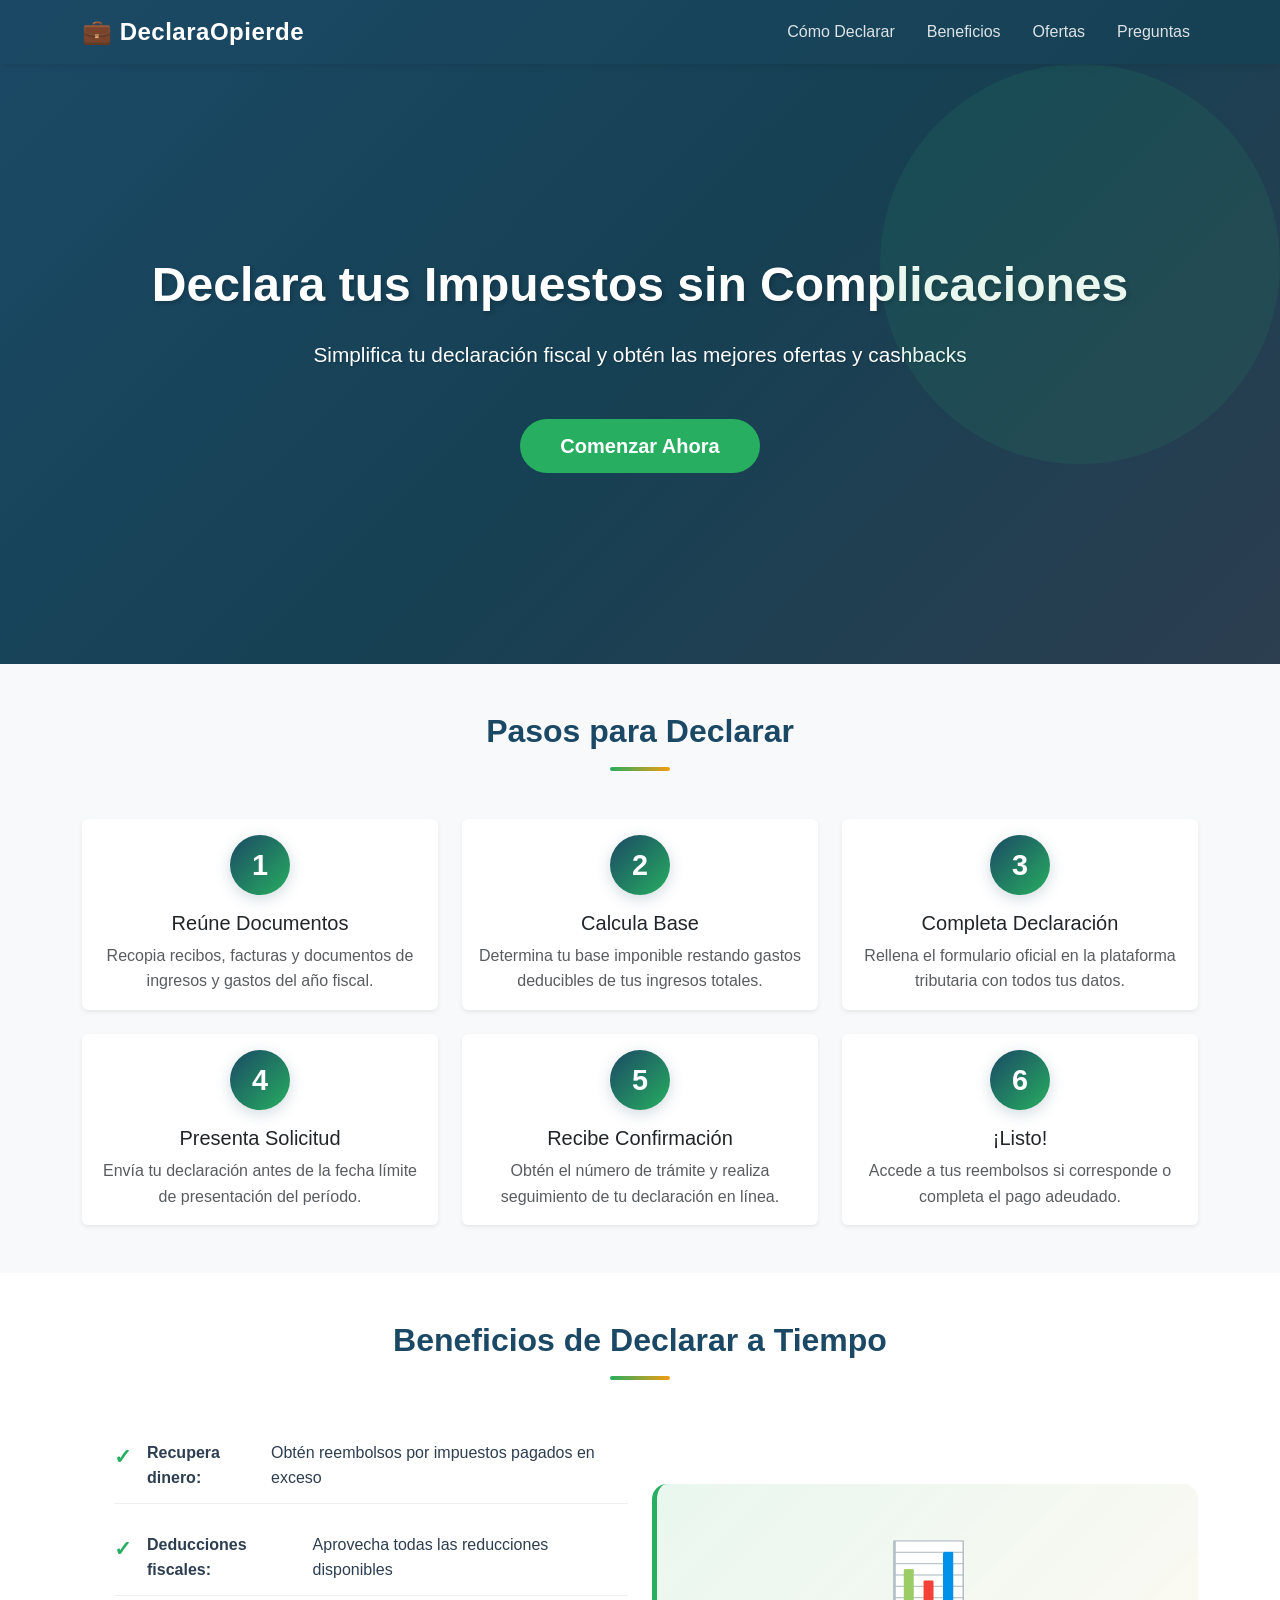
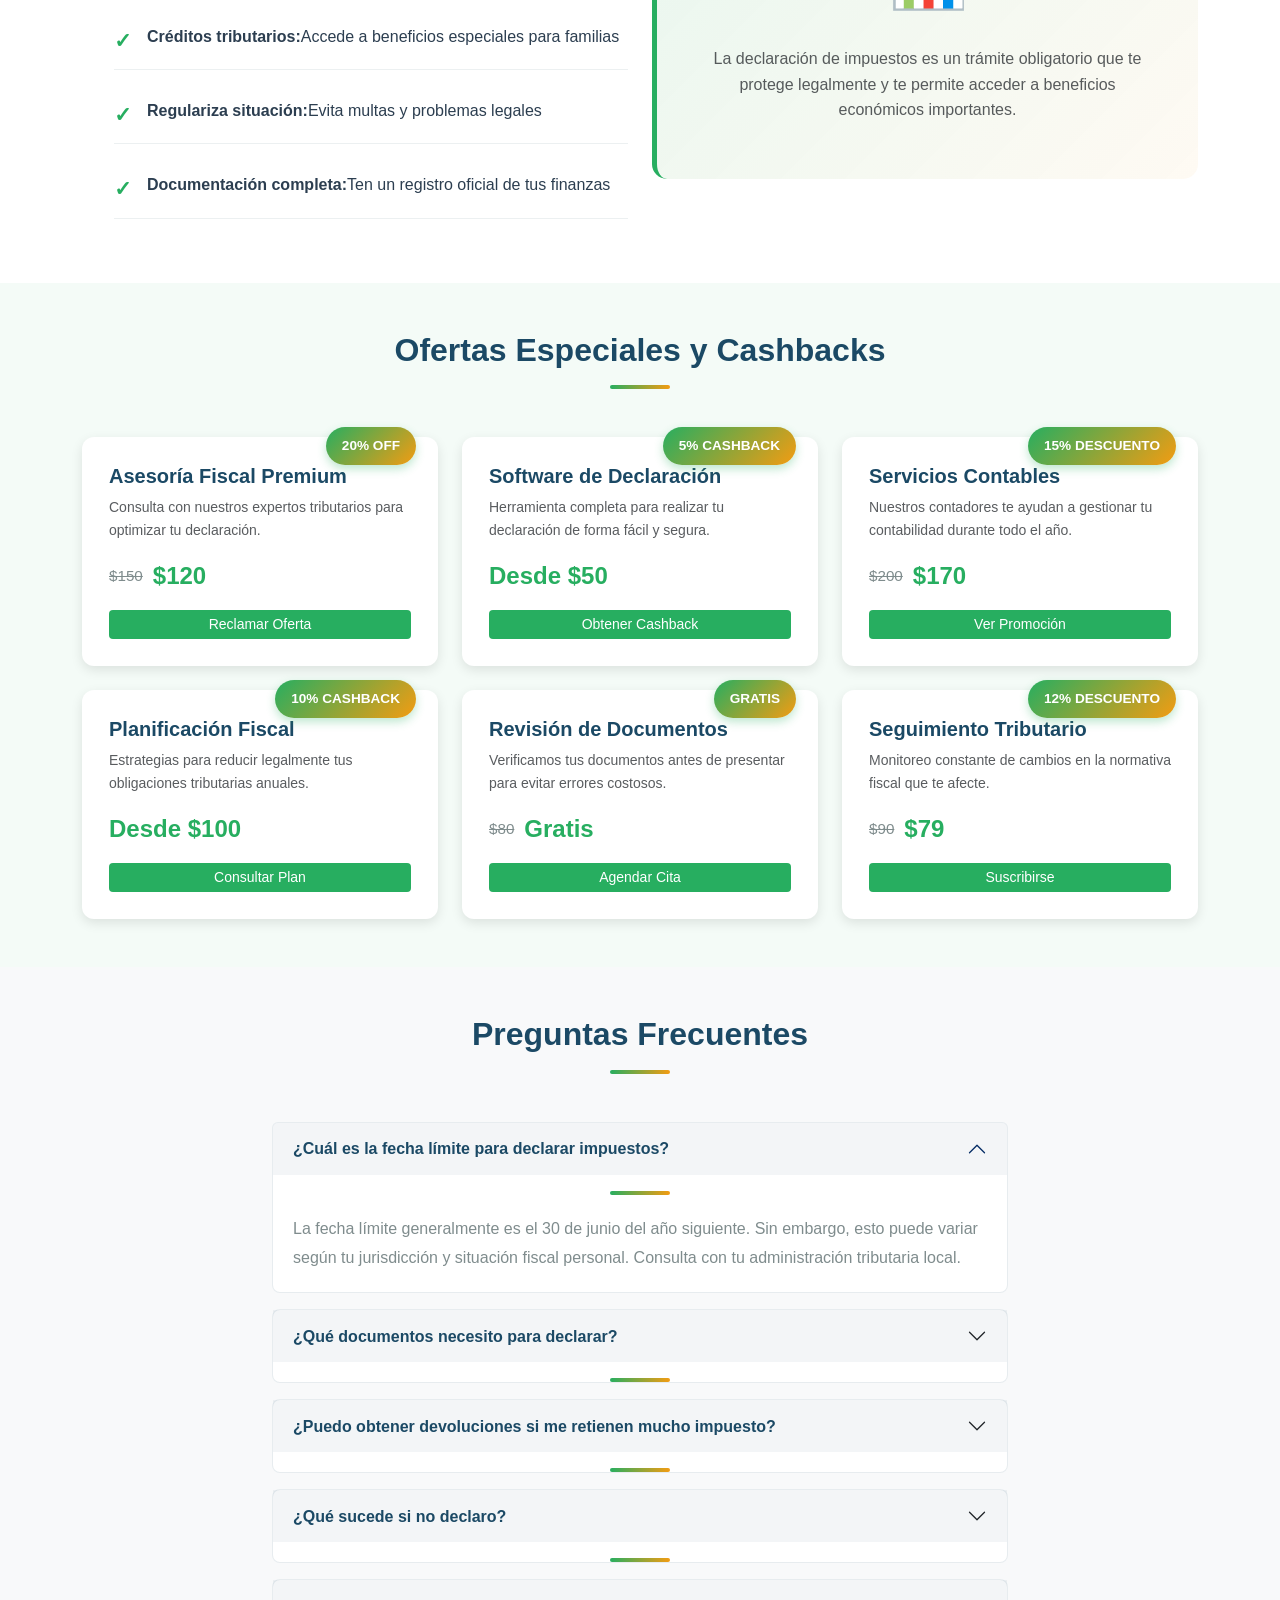
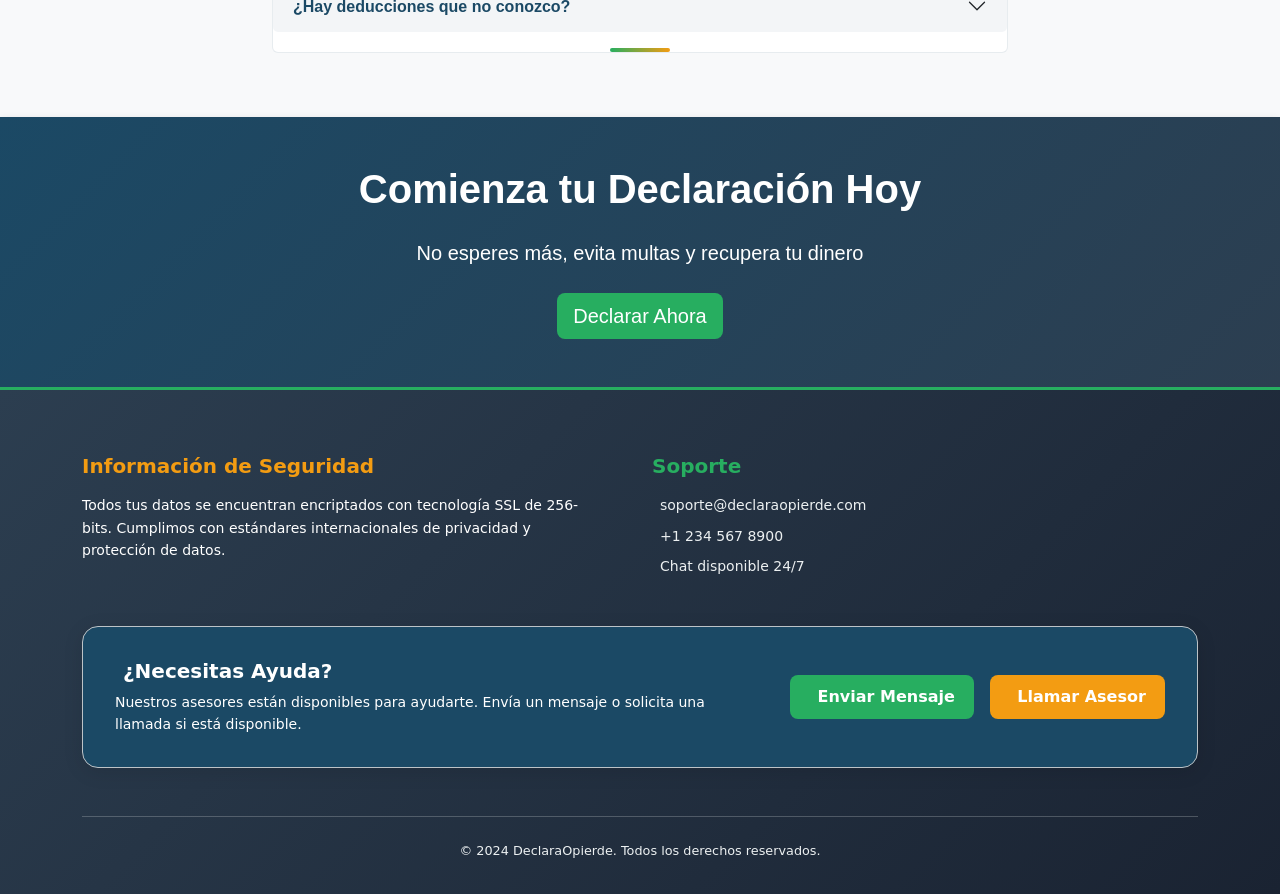
<file: index.html>
<!DOCTYPE html>
<html lang="es">
<head>
    <meta charset="UTF-8">
    <meta name="viewport" content="width=device-width, initial-scale=1.0">
    <title>DeclaraOpierde - Declaración de Impuestos Fácil</title>
    <link href="bootstrap/bootstrap.min.css" rel="stylesheet">
    <link rel="stylesheet" href="css/styles.css">
</head>
<body>

    <!-- NAVBAR -->
    <nav class="navbar navbar-expand-lg navbar-dark bg-primary-custom sticky-top">
        <div class="container">
            <a class="navbar-brand fw-bold" href="#home">
                💼 DeclaraOpierde
            </a>
            <button class="navbar-toggler" type="button" data-bs-toggle="collapse" data-bs-target="#navbarNav">
                <span class="navbar-toggler-icon"></span>
            </button>
            <div class="collapse navbar-collapse" id="navbarNav">
                <ul class="navbar-nav ms-auto">
                    <li class="nav-item"><a class="nav-link" href="#como-declarar">Cómo Declarar</a></li>
                    <li class="nav-item"><a class="nav-link" href="#beneficios">Beneficios</a></li>
                    <li class="nav-item"><a class="nav-link" href="#ofertas">Ofertas</a></li>
                    <li class="nav-item"><a class="nav-link" href="#faq">Preguntas</a></li>
                </ul>
            </div>
        </div>
    </nav>

    <!-- HERO SECTION -->
    <section id="home" class="hero-section d-flex align-items-center">
        <div class="container text-center text-white">
            <h1 class="display-4 fw-bold mb-4">Declara tus Impuestos sin Complicaciones</h1>
            <p class="lead mb-5">Simplifica tu declaración fiscal y obtén las mejores ofertas y cashbacks</p>
            <a href="html/declarar.html" class="btn btn-success btn-lg btn-custom">Comenzar Ahora</a>
        </div>
    </section>

    <!-- CÓMO DECLARAR -->
    <section id="como-declarar" class="py-5 bg-light">
        <div class="container">
            <h2 class="text-center mb-5 text-primary-custom fw-bold">Pasos para Declarar</h2>
            <div class="row g-4">
                <div class="col-md-6 col-lg-4">
                    <div class="card card-custom h-100 border-0 shadow-sm">
                        <div class="card-body text-center">
                            <div class="step-number">1</div>
                            <h5 class="card-title mt-3">Reúne Documentos</h5>
                            <p class="card-text text-muted">Recopia recibos, facturas y documentos de ingresos y gastos del año fiscal.</p>
                        </div>
                    </div>
                </div>
                <div class="col-md-6 col-lg-4">
                    <div class="card card-custom h-100 border-0 shadow-sm">
                        <div class="card-body text-center">
                            <div class="step-number">2</div>
                            <h5 class="card-title mt-3">Calcula Base</h5>
                            <p class="card-text text-muted">Determina tu base imponible restando gastos deducibles de tus ingresos totales.</p>
                        </div>
                    </div>
                </div>
                <div class="col-md-6 col-lg-4">
                    <div class="card card-custom h-100 border-0 shadow-sm">
                        <div class="card-body text-center">
                            <div class="step-number">3</div>
                            <h5 class="card-title mt-3">Completa Declaración</h5>
                            <p class="card-text text-muted">Rellena el formulario oficial en la plataforma tributaria con todos tus datos.</p>
                        </div>
                    </div>
                </div>
                <div class="col-md-6 col-lg-4">
                    <div class="card card-custom h-100 border-0 shadow-sm">
                        <div class="card-body text-center">
                            <div class="step-number">4</div>
                            <h5 class="card-title mt-3">Presenta Solicitud</h5>
                            <p class="card-text text-muted">Envía tu declaración antes de la fecha límite de presentación del período.</p>
                        </div>
                    </div>
                </div>
                <div class="col-md-6 col-lg-4">
                    <div class="card card-custom h-100 border-0 shadow-sm">
                        <div class="card-body text-center">
                            <div class="step-number">5</div>
                            <h5 class="card-title mt-3">Recibe Confirmación</h5>
                            <p class="card-text text-muted">Obtén el número de trámite y realiza seguimiento de tu declaración en línea.</p>
                        </div>
                    </div>
                </div>
                <div class="col-md-6 col-lg-4">
                    <div class="card card-custom h-100 border-0 shadow-sm">
                        <div class="card-body text-center">
                            <div class="step-number">6</div>
                            <h5 class="card-title mt-3">¡Listo!</h5>
                            <p class="card-text text-muted">Accede a tus reembolsos si corresponde o completa el pago adeudado.</p>
                        </div>
                    </div>
                </div>
            </div>
        </div>
    </section>

    <!-- BENEFICIOS -->
    <section id="beneficios" class="py-5">
        <div class="container">
            <h2 class="text-center mb-5 text-primary-custom fw-bold">Beneficios de Declarar a Tiempo</h2>
            <div class="row align-items-center">
                <div class="col-md-6 mb-4 mb-md-0">
                    <ul class="list-benefits">
                        <li class="mb-3"><span class="badge-check">✓</span> <strong>Recupera dinero:</strong> Obtén reembolsos por impuestos pagados en exceso</li>
                        <li class="mb-3"><span class="badge-check">✓</span> <strong>Deducciones fiscales:</strong> Aprovecha todas las reducciones disponibles</li>
                        <li class="mb-3"><span class="badge-check">✓</span> <strong>Créditos tributarios:</strong> Accede a beneficios especiales para familias</li>
                        <li class="mb-3"><span class="badge-check">✓</span> <strong>Regulariza situación:</strong> Evita multas y problemas legales</li>
                        <li class="mb-3"><span class="badge-check">✓</span> <strong>Documentación completa:</strong> Ten un registro oficial de tus finanzas</li>
                    </ul>
                </div>
                <div class="col-md-6">
                    <div class="benefit-box">
                        <div class="benefit-icon">📊</div>
                        <p class="text-muted">La declaración de impuestos es un trámite obligatorio que te protege legalmente y te permite acceder a beneficios económicos importantes.</p>
                    </div>
                </div>
            </div>
        </div>
    </section>

    <!-- OFERTAS Y CASHBACKS -->
    <section id="ofertas" class="py-5 bg-success-light">
        <div class="container">
            <h2 class="text-center mb-5 text-primary-custom fw-bold">Ofertas Especiales y Cashbacks</h2>
            <div class="row g-4">
                <div class="col-md-6 col-lg-4">
                    <div class="offer-card">
                        <div class="offer-badge">20% OFF</div>
                        <h5 class="text-primary-custom fw-bold">Asesoría Fiscal Premium</h5>
                        <p class="text-muted small">Consulta con nuestros expertos tributarios para optimizar tu declaración.</p>
                        <div class="offer-price">
                            <span class="original">$150</span>
                            <span class="actual">$120</span>
                        </div>
                        <button class="btn btn-success btn-sm w-100">Reclamar Oferta</button>
                    </div>
                </div>

                <div class="col-md-6 col-lg-4">
                    <div class="offer-card">
                        <div class="offer-badge">5% CASHBACK</div>
                        <h5 class="text-primary-custom fw-bold">Software de Declaración</h5>
                        <p class="text-muted small">Herramienta completa para realizar tu declaración de forma fácil y segura.</p>
                        <div class="offer-price">
                            <span class="actual">Desde $50</span>
                        </div>
                        <button class="btn btn-success btn-sm w-100">Obtener Cashback</button>
                    </div>
                </div>

                <div class="col-md-6 col-lg-4">
                    <div class="offer-card">
                        <div class="offer-badge">15% DESCUENTO</div>
                        <h5 class="text-primary-custom fw-bold">Servicios Contables</h5>
                        <p class="text-muted small">Nuestros contadores te ayudan a gestionar tu contabilidad durante todo el año.</p>
                        <div class="offer-price">
                            <span class="original">$200</span>
                            <span class="actual">$170</span>
                        </div>
                        <button class="btn btn-success btn-sm w-100">Ver Promoción</button>
                    </div>
                </div>

                <div class="col-md-6 col-lg-4">
                    <div class="offer-card">
                        <div class="offer-badge">10% CASHBACK</div>
                        <h5 class="text-primary-custom fw-bold">Planificación Fiscal</h5>
                        <p class="text-muted small">Estrategias para reducir legalmente tus obligaciones tributarias anuales.</p>
                        <div class="offer-price">
                            <span class="actual">Desde $100</span>
                        </div>
                        <button class="btn btn-success btn-sm w-100">Consultar Plan</button>
                    </div>
                </div>

                <div class="col-md-6 col-lg-4">
                    <div class="offer-card">
                        <div class="offer-badge">GRATIS</div>
                        <h5 class="text-primary-custom fw-bold">Revisión de Documentos</h5>
                        <p class="text-muted small">Verificamos tus documentos antes de presentar para evitar errores costosos.</p>
                        <div class="offer-price">
                            <span class="original">$80</span>
                            <span class="actual">Gratis</span>
                        </div>
                        <button class="btn btn-success btn-sm w-100">Agendar Cita</button>
                    </div>
                </div>

                <div class="col-md-6 col-lg-4">
                    <div class="offer-card">
                        <div class="offer-badge">12% DESCUENTO</div>
                        <h5 class="text-primary-custom fw-bold">Seguimiento Tributario</h5>
                        <p class="text-muted small">Monitoreo constante de cambios en la normativa fiscal que te afecte.</p>
                        <div class="offer-price">
                            <span class="original">$90</span>
                            <span class="actual">$79</span>
                        </div>
                        <button class="btn btn-success btn-sm w-100">Suscribirse</button>
                    </div>
                </div>
            </div>
        </div>
    </section>

    <!-- FAQ -->
    <section id="faq" class="py-5 bg-light">
        <div class="container">
            <h2 class="text-center mb-5 text-primary-custom fw-bold">Preguntas Frecuentes</h2>
            <div class="row">
                <div class="col-lg-8 mx-auto">
                    <div class="accordion" id="faqAccordion">
                        <div class="accordion-item border-0 mb-3">
                            <h2 class="accordion-header">
                                <button class="accordion-button bg-accordion" type="button" data-bs-toggle="collapse" data-bs-target="#faq1">
                                    ¿Cuál es la fecha límite para declarar impuestos?
                                </button>
                            </h2>
                            <div id="faq1" class="accordion-collapse collapse show" data-bs-parent="#faqAccordion">
                                <div class="accordion-body">
                                    La fecha límite generalmente es el 30 de junio del año siguiente. Sin embargo, esto puede variar según tu jurisdicción y situación fiscal personal. Consulta con tu administración tributaria local.
                                </div>
                            </div>
                        </div>

                        <div class="accordion-item border-0 mb-3">
                            <h2 class="accordion-header">
                                <button class="accordion-button collapsed bg-accordion" type="button" data-bs-toggle="collapse" data-bs-target="#faq2">
                                    ¿Qué documentos necesito para declarar?
                                </button>
                            </h2>
                            <div id="faq2" class="accordion-collapse collapse" data-bs-parent="#faqAccordion">
                                <div class="accordion-body">
                                    Necesitarás recibos de sueldo, estados de cuenta bancaria, facturas de gastos deducibles, certificados de retenciones, y cualquier otro comprobante de ingresos o egresos. Ten todo organizado antes de comenzar tu declaración.
                                </div>
                            </div>
                        </div>

                        <div class="accordion-item border-0 mb-3">
                            <h2 class="accordion-header">
                                <button class="accordion-button collapsed bg-accordion" type="button" data-bs-toggle="collapse" data-bs-target="#faq3">
                                    ¿Puedo obtener devoluciones si me retienen mucho impuesto?
                                </button>
                            </h2>
                            <div id="faq3" class="accordion-collapse collapse" data-bs-parent="#faqAccordion">
                                <div class="accordion-body">
                                    Sí, si durante el año se te retuvo más impuesto del que debes, tendrás derecho a una devolución. Esta se procesa tras revisar tu declaración y puede depositarse en tu cuenta bancaria.
                                </div>
                            </div>
                        </div>

                        <div class="accordion-item border-0 mb-3">
                            <h2 class="accordion-header">
                                <button class="accordion-button collapsed bg-accordion" type="button" data-bs-toggle="collapse" data-bs-target="#faq4">
                                    ¿Qué sucede si no declaro?
                                </button>
                            </h2>
                            <div id="faq4" class="accordion-collapse collapse" data-bs-parent="#faqAccordion">
                                <div class="accordion-body">
                                    No declarar puede resultar en multas, recargos, y problemas legales. Es obligatorio declarar si tienes ingresos sujetos a tributación. Es mejor hacer tu declaración a tiempo, aunque debas dinero.
                                </div>
                            </div>
                        </div>

                        <div class="accordion-item border-0 mb-3">
                            <h2 class="accordion-header">
                                <button class="accordion-button collapsed bg-accordion" type="button" data-bs-toggle="collapse" data-bs-target="#faq5">
                                    ¿Hay deducciones que no conozco?
                                </button>
                            </h2>
                            <div id="faq5" class="accordion-collapse collapse" data-bs-parent="#faqAccordion">
                                <div class="accordion-body">
                                    Existen muchas deducciones posibles: gastos médicos, educación, intereses hipotecarios, donaciones, y más según tu país. Nuestros asesores pueden ayudarte a identificar todas las que apliquen a tu situación.
                                </div>
                            </div>
                        </div>
                    </div>
                </div>
            </div>
        </div>
    </section>

    <!-- CALL TO ACTION -->
    <section class="cta-section py-5 bg-primary-custom text-white">
        <div class="container text-center">
            <h2 class="mb-4">Comienza tu Declaración Hoy</h2>
            <p class="lead mb-4">No esperes más, evita multas y recupera tu dinero</p>
            <a href="html/declarar.html" class="btn btn-success btn-lg">Declarar Ahora</a>
        </div>
    </section>


       <footer class="footer-premium">
        <div class="container">
            <div class="row mb-5">
                <div class="col-md-6 mb-4 mb-md-0 pe-md-5">
                    <h5 class="title-security mb-3">Información de Seguridad</h5>
                    <p class="text-sm mb-0">
                        Todos tus datos se encuentran encriptados con tecnología SSL de 256-bits. Cumplimos con estándares internacionales de privacidad y protección de datos.
                    </p>
                </div>
                <div class="col-md-6">
                    <h5 class="title-support mb-3">Soporte</h5>
                    <ul class="list-unstyled text-sm mb-0">
                        <li class="mb-2"><i class="bi bi-envelope me-2"></i> soporte@declaraopierde.com</li>
                        <li class="mb-2"><i class="bi bi-phone me-2"></i> +1 234 567 8900</li>
                        <li><i class="bi bi-chat-dots me-2"></i> Chat disponible 24/7</li>
                    </ul>
                </div>
            </div>

            <div class="card-sos">
                <div class="row align-items-center">
                    <div class="col-lg-7 mb-4 mb-lg-0">
                        <div class="d-flex align-items-center mb-2">
                            <i class="bi bi-exclamation-triangle-fill sos-icon-danger me-2"></i>
                            <h4 class="sos-title-text">¿Necesitas Ayuda?</h4>
                        </div>
                        <p class="text-sm mb-0">
                            Nuestros asesores están disponibles para ayudarte. Envía un mensaje o solicita una llamada si está disponible.
                        </p>
                    </div>
                    <div class="col-lg-5 d-flex justify-content-lg-end gap-3 flex-wrap">
                        <button class="btn btn-purple d-flex align-items-center">
<a href="asesoria.html" class="text-white text-decoration-none">
                                <i class="bi bi-envelope-fill me-2"></i> Enviar Mensaje
                            </a>                        </button>
                        <button class="btn btn-cyan d-flex align-items-center">
                            <i class="bi bi-telephone-fill me-2"></i> Llamar Asesor
                        </button>
                    </div>
                </div>
            </div>

            <hr class="footer-divider">
            <div class="text-center copyright">
                © 2024 DeclaraOpierde. Todos los derechos reservados.
            </div>
        </div>
    </footer>


    <script src="bootstrap/bootstrap.bundle.min.js"></script>
</body>
</html>
</file>
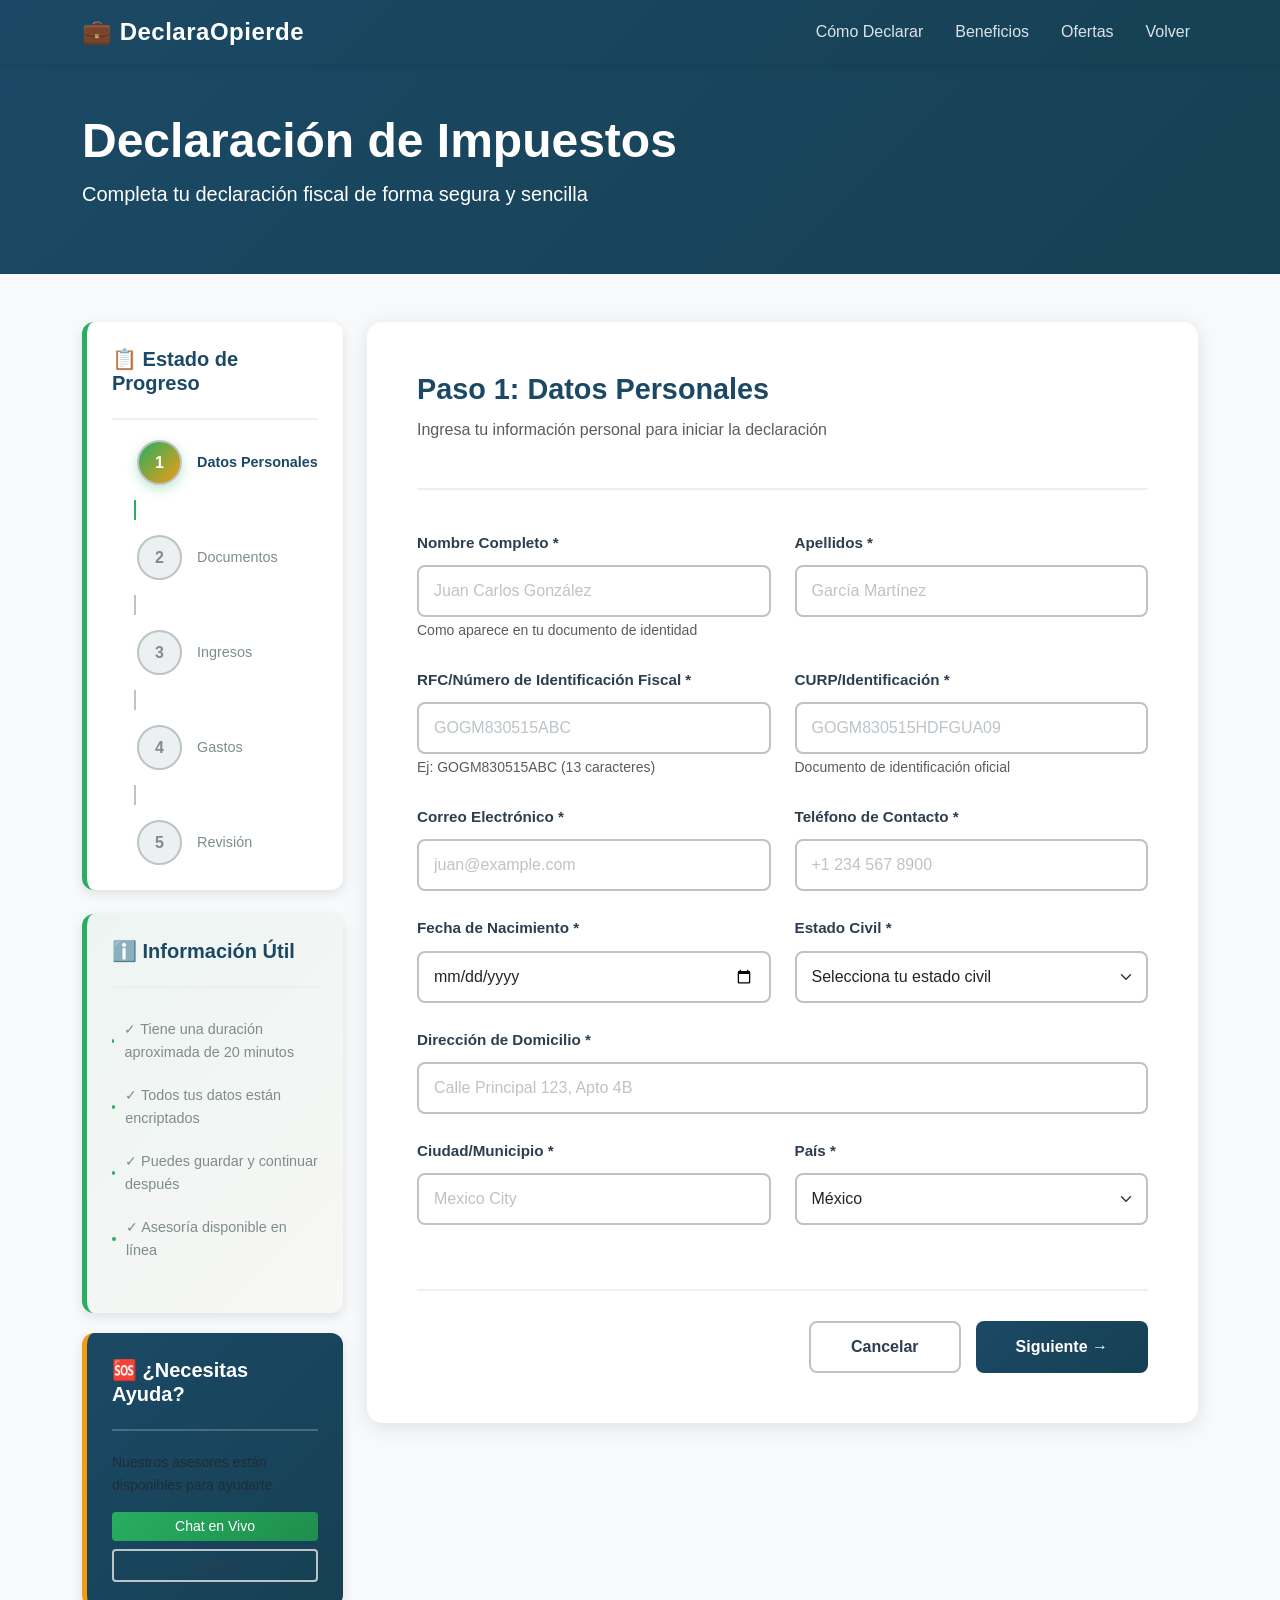
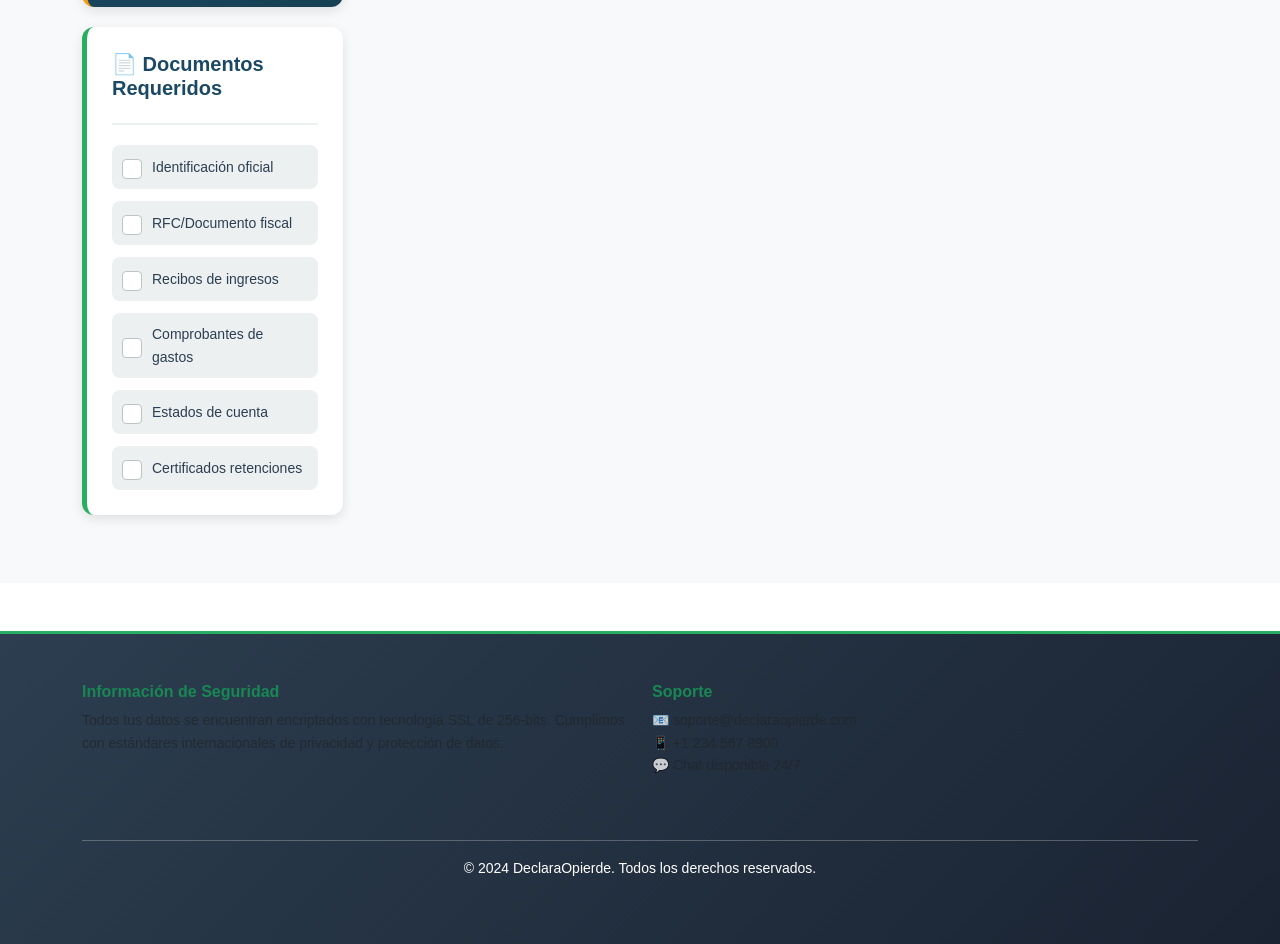
<file: declarar.html>
<!DOCTYPE html>
<html lang="es">
<head>
    <meta charset="UTF-8">
    <meta name="viewport" content="width=device-width, initial-scale=1.0">
    <title>Formulario de Declaración - DeclaraOpierde</title>
    <link href="https://cdn.jsdelivr.net/npm/bootstrap@5.3.0/dist/css/bootstrap.min.css" rel="stylesheet">
    <link rel="stylesheet" href="css/styles.css">
    <link rel="stylesheet" href="css/declarar.css">
</head>
<body>

    <!-- NAVBAR -->
    <nav class="navbar navbar-expand-lg navbar-dark bg-primary-custom sticky-top">
        <div class="container">
            <a class="navbar-brand fw-bold" href="index.html">
                💼 DeclaraOpierde
            </a>
            <button class="navbar-toggler" type="button" data-bs-toggle="collapse" data-bs-target="#navbarNav">
                <span class="navbar-toggler-icon"></span>
            </button>
            <div class="collapse navbar-collapse" id="navbarNav">
                <ul class="navbar-nav ms-auto">
                    <li class="nav-item"><a class="nav-link" href="index.html#como-declarar">Cómo Declarar</a></li>
                    <li class="nav-item"><a class="nav-link" href="index.html#beneficios">Beneficios</a></li>
                    <li class="nav-item"><a class="nav-link" href="index.html#ofertas">Ofertas</a></li>
                    <li class="nav-item"><a class="nav-link" href="index.html">Volver</a></li>
                </ul>
            </div>
        </div>
    </nav>

    <!-- PAGE HEADER -->
    <section class="page-header bg-primary-custom text-white py-5">
        <div class="container">
            <h1 class="display-5 fw-bold mb-2">Declaración de Impuestos</h1>
            <p class="lead">Completa tu declaración fiscal de forma segura y sencilla</p>
        </div>
    </section>

    <!-- MAIN CONTENT -->
    <div class="container-fluid py-5 bg-light">
        <div class="container">
            <div class="row g-4">

                <!-- SIDEBAR -->
                <div class="col-lg-3">
                    <div class="sidebar-card mb-4">
                        <div class="sidebar-header">
                            <h5 class="fw-bold text-primary-custom">📋 Estado de Progreso</h5>
                        </div>
                        <div class="progress-steps">
                            <div class="progress-step active" data-step="1">
                                <div class="step-circle">1</div>
                                <span class="step-label">Datos Personales</span>
                            </div>
                            <div class="progress-line active"></div>
                            <div class="progress-step" data-step="2">
                                <div class="step-circle">2</div>
                                <span class="step-label">Documentos</span>
                            </div>
                            <div class="progress-line"></div>
                            <div class="progress-step" data-step="3">
                                <div class="step-circle">3</div>
                                <span class="step-label">Ingresos</span>
                            </div>
                            <div class="progress-line"></div>
                            <div class="progress-step" data-step="4">
                                <div class="step-circle">4</div>
                                <span class="step-label">Gastos</span>
                            </div>
                            <div class="progress-line"></div>
                            <div class="progress-step" data-step="5">
                                <div class="step-circle">5</div>
                                <span class="step-label">Revisión</span>
                            </div>
                        </div>
                    </div>

                    <!-- INFO BOX -->
                    <div class="sidebar-card info-box">
                        <div class="sidebar-header">
                            <h5 class="fw-bold text-primary-custom">ℹ️ Información Útil</h5>
                        </div>
                        <ul class="info-list">
                            <li>✓ Tiene una duración aproximada de 20 minutos</li>
                            <li>✓ Todos tus datos están encriptados</li>
                            <li>✓ Puedes guardar y continuar después</li>
                            <li>✓ Asesoría disponible en línea</li>
                        </ul>
                    </div>

                    <!-- SUPPORT BOX -->
                    <div class="sidebar-card support-box">
                        <div class="sidebar-header">
                            <h5 class="fw-bold text-primary-custom">🆘 ¿Necesitas Ayuda?</h5>
                        </div>
                        <p class="small text-muted mb-3">Nuestros asesores están disponibles para ayudarte</p>
                        <button class="btn btn-sm btn-success w-100">Chat en Vivo</button>
                        <button class="btn btn-sm btn-outline-secondary w-100 mt-2">Llamar</button>
                    </div>

                    <!-- REQUIRED DOCUMENTS -->
                    <div class="sidebar-card documents-box">
                        <div class="sidebar-header">
                            <h5 class="fw-bold text-primary-custom">📄 Documentos Requeridos</h5>
                        </div>
                        <div class="documents-checklist">
                            <div class="doc-item">
                                <input type="checkbox" id="doc1" class="form-check-input">
                                <label for="doc1" class="form-check-label small">Identificación oficial</label>
                            </div>
                            <div class="doc-item">
                                <input type="checkbox" id="doc2" class="form-check-input">
                                <label for="doc2" class="form-check-label small">RFC/Documento fiscal</label>
                            </div>
                            <div class="doc-item">
                                <input type="checkbox" id="doc3" class="form-check-input">
                                <label for="doc3" class="form-check-label small">Recibos de ingresos</label>
                            </div>
                            <div class="doc-item">
                                <input type="checkbox" id="doc4" class="form-check-input">
                                <label for="doc4" class="form-check-label small">Comprobantes de gastos</label>
                            </div>
                            <div class="doc-item">
                                <input type="checkbox" id="doc5" class="form-check-input">
                                <label for="doc5" class="form-check-label small">Estados de cuenta</label>
                            </div>
                            <div class="doc-item">
                                <input type="checkbox" id="doc6" class="form-check-input">
                                <label for="doc6" class="form-check-label small">Certificados retenciones</label>
                            </div>
                        </div>
                    </div>
                </div>

                <!-- MAIN FORM -->
                <div class="col-lg-9">
                    <div class="form-container">

                        <!-- STEP 1: DATOS PERSONALES -->
                        <div class="form-step active" id="step-1">
                            <div class="step-header">
                                <h3 class="text-primary-custom fw-bold">Paso 1: Datos Personales</h3>
                                <p class="text-muted">Ingresa tu información personal para iniciar la declaración</p>
                            </div>

                            <form class="step-form">
                                <div class="row">
                                    <div class="col-md-6 mb-4">
                                        <label for="nombre" class="form-label fw-bold">Nombre Completo *</label>
                                        <input type="text" class="form-control form-input" id="nombre" placeholder="Juan Carlos González" required>
                                        <small class="text-muted">Como aparece en tu documento de identidad</small>
                                    </div>
                                    <div class="col-md-6 mb-4">
                                        <label for="apellidos" class="form-label fw-bold">Apellidos *</label>
                                        <input type="text" class="form-control form-input" id="apellidos" placeholder="García Martínez" required>
                                    </div>
                                </div>

                                <div class="row">
                                    <div class="col-md-6 mb-4">
                                        <label for="rfc" class="form-label fw-bold">RFC/Número de Identificación Fiscal *</label>
                                        <input type="text" class="form-control form-input" id="rfc" placeholder="GOGM830515ABC" required>
                                        <small class="text-muted">Ej: GOGM830515ABC (13 caracteres)</small>
                                    </div>
                                    <div class="col-md-6 mb-4">
                                        <label for="curp" class="form-label fw-bold">CURP/Identificación *</label>
                                        <input type="text" class="form-control form-input" id="curp" placeholder="GOGM830515HDFGUA09" required>
                                        <small class="text-muted">Documento de identificación oficial</small>
                                    </div>
                                </div>

                                <div class="row">
                                    <div class="col-md-6 mb-4">
                                        <label for="email" class="form-label fw-bold">Correo Electrónico *</label>
                                        <input type="email" class="form-control form-input" id="email" placeholder="juan@example.com" required>
                                    </div>
                                    <div class="col-md-6 mb-4">
                                        <label for="telefono" class="form-label fw-bold">Teléfono de Contacto *</label>
                                        <input type="tel" class="form-control form-input" id="telefono" placeholder="+1 234 567 8900" required>
                                    </div>
                                </div>

                                <div class="row">
                                    <div class="col-md-6 mb-4">
                                        <label for="fechanac" class="form-label fw-bold">Fecha de Nacimiento *</label>
                                        <input type="date" class="form-control form-input" id="fechanac" required>
                                    </div>
                                    <div class="col-md-6 mb-4">
                                        <label for="estado-civil" class="form-label fw-bold">Estado Civil *</label>
                                        <select class="form-select form-input" id="estado-civil" required>
                                            <option value="">Selecciona tu estado civil</option>
                                            <option value="soltero">Soltero/a</option>
                                            <option value="casado">Casado/a</option>
                                            <option value="divorciado">Divorciado/a</option>
                                            <option value="viudo">Viudo/a</option>
                                            <option value="union">Unión de Hecho</option>
                                        </select>
                                    </div>
                                </div>

                                <div class="row">
                                    <div class="col-md-12 mb-4">
                                        <label for="direccion" class="form-label fw-bold">Dirección de Domicilio *</label>
                                        <input type="text" class="form-control form-input" id="direccion" placeholder="Calle Principal 123, Apto 4B" required>
                                    </div>
                                </div>

                                <div class="row">
                                    <div class="col-md-6 mb-4">
                                        <label for="ciudad" class="form-label fw-bold">Ciudad/Municipio *</label>
                                        <input type="text" class="form-control form-input" id="ciudad" placeholder="Mexico City" required>
                                    </div>
                                    <div class="col-md-6 mb-4">
                                        <label for="pais" class="form-label fw-bold">País *</label>
                                        <select class="form-select form-input" id="pais" required>
                                            <option value="">Selecciona tu país</option>
                                            <option value="mexico" selected>México</option>
                                            <option value="argentina">Argentina</option>
                                            <option value="chile">Chile</option>
                                            <option value="colombia">Colombia</option>
                                            <option value="españa">España</option>
                                            <option value="otro">Otro</option>
                                        </select>
                                    </div>
                                </div>

                                <div class="form-actions">
                                    <a href="index.html" class="btn btn-outline-secondary">Cancelar</a>
                                    <button type="button" class="btn btn-primary-custom" onclick="nextStep(2)">Siguiente →</button>
                                </div>
                            </form>
                        </div>

                        <!-- STEP 2: DOCUMENTOS -->
                        <div class="form-step" id="step-2">
                            <div class="step-header">
                                <h3 class="text-primary-custom fw-bold">Paso 2: Carga de Documentos</h3>
                                <p class="text-muted">Sube copias escaneadas de tus documentos (formatos: PDF, JPG, PNG)</p>
                            </div>

                            <form class="step-form">
                                <div class="document-upload">
                                    <h5 class="fw-bold mb-4 text-primary-custom">📄 Documentos de Identificación</h5>
                                    
                                    <div class="upload-area mb-4">
                                        <div class="upload-box">
                                            <input type="file" id="doc-id" class="form-control d-none" accept=".pdf,.jpg,.png">
                                            <label for="doc-id" class="upload-label">
                                                <div class="upload-icon">📋</div>
                                                <div class="upload-text">
                                                    <strong>Identificación Oficial (Frontal y Dorso)</strong>
                                                    <small>Haz clic o arrastra archivos aquí</small>
                                                </div>
                                            </label>
                                            <div id="doc-id-preview" class="preview-files"></div>
                                        </div>
                                    </div>

                                    <div class="upload-area mb-4">
                                        <div class="upload-box">
                                            <input type="file" id="doc-rfc" class="form-control d-none" accept=".pdf,.jpg,.png">
                                            <label for="doc-rfc" class="upload-label">
                                                <div class="upload-icon">🏛️</div>
                                                <div class="upload-text">
                                                    <strong>Comprobante de RFC</strong>
                                                    <small>Documento de registro fiscal</small>
                                                </div>
                                            </label>
                                            <div id="doc-rfc-preview" class="preview-files"></div>
                                        </div>
                                    </div>
                                </div>

                                <hr class="my-4">

                                <div class="document-upload">
                                    <h5 class="fw-bold mb-4 text-primary-custom">💰 Documentos de Ingresos</h5>
                                    
                                    <div class="upload-area mb-4">
                                        <div class="upload-box">
                                            <input type="file" id="doc-recibos" class="form-control d-none" accept=".pdf,.jpg,.png" multiple>
                                            <label for="doc-recibos" class="upload-label">
                                                <div class="upload-icon">🧾</div>
                                                <div class="upload-text">
                                                    <strong>Recibos de Ingresos/Nómina</strong>
                                                    <small>Puedes subir varios archivos</small>
                                                </div>
                                            </label>
                                            <div id="doc-recibos-preview" class="preview-files"></div>
                                        </div>
                                    </div>

                                    <div class="upload-area mb-4">
                                        <div class="upload-box">
                                            <input type="file" id="doc-certificado" class="form-control d-none" accept=".pdf,.jpg,.png">
                                            <label for="doc-certificado" class="upload-label">
                                                <div class="upload-icon">📜</div>
                                                <div class="upload-text">
                                                    <strong>Certificado de Retenciones</strong>
                                                    <small>Documento de retenciones fiscales</small>
                                                </div>
                                            </label>
                                            <div id="doc-certificado-preview" class="preview-files"></div>
                                        </div>
                                    </div>
                                </div>

                                <hr class="my-4">

                                <div class="document-upload">
                                    <h5 class="fw-bold mb-4 text-primary-custom">🏦 Documentos Bancarios</h5>
                                    
                                    <div class="upload-area mb-4">
                                        <div class="upload-box">
                                            <input type="file" id="doc-estados" class="form-control d-none" accept=".pdf,.jpg,.png" multiple>
                                            <label for="doc-estados" class="upload-label">
                                                <div class="upload-icon">💳</div>
                                                <div class="upload-text">
                                                    <strong>Estados de Cuenta Bancarios</strong>
                                                    <small>Últimos 3-6 meses</small>
                                                </div>
                                            </label>
                                            <div id="doc-estados-preview" class="preview-files"></div>
                                        </div>
                                    </div>
                                </div>

                                <div class="form-actions">
                                    <button type="button" class="btn btn-outline-secondary" onclick="prevStep(1)">← Anterior</button>
                                    <button type="button" class="btn btn-primary-custom" onclick="nextStep(3)">Siguiente →</button>
                                </div>
                            </form>
                        </div>

                        <!-- STEP 3: INGRESOS -->
                        <div class="form-step" id="step-3">
                            <div class="step-header">
                                <h3 class="text-primary-custom fw-bold">Paso 3: Declaración de Ingresos</h3>
                                <p class="text-muted">Detalla todos tus ingresos del período fiscal</p>
                            </div>

                            <form class="step-form">
                                <div class="form-section">
                                    <h5 class="fw-bold mb-4 text-primary-custom">Ingresos por Salarios/Empleo</h5>
                                    
                                    <div class="row">
                                        <div class="col-md-6 mb-4">
                                            <label for="ingreso-salario" class="form-label fw-bold">Salario Anual Bruto *</label>
                                            <div class="input-group">
                                                <span class="input-group-text">$</span>
                                                <input type="number" class="form-control form-input" id="ingreso-salario" placeholder="0.00" step="0.01" required>
                                            </div>
                                        </div>
                                        <div class="col-md-6 mb-4">
                                            <label for="empleador" class="form-label fw-bold">Nombre Empleador</label>
                                            <input type="text" class="form-control form-input" id="empleador" placeholder="Empresa X S.A.">
                                        </div>
                                    </div>
                                </div>

                                <hr class="my-4">

                                <div class="form-section">
                                    <h5 class="fw-bold mb-4 text-primary-custom">Otros Ingresos</h5>
                                    
                                    <div class="row">
                                        <div class="col-md-6 mb-4">
                                            <label for="ingreso-freelance" class="form-label fw-bold">Ingresos por Servicios Independientes</label>
                                            <div class="input-group">
                                                <span class="input-group-text">$</span>
                                                <input type="number" class="form-control form-input" id="ingreso-freelance" placeholder="0.00" step="0.01">
                                            </div>
                                        </div>
                                        <div class="col-md-6 mb-4">
                                            <label for="ingreso-inversiones" class="form-label fw-bold">Ingresos por Inversiones/Intereses</label>
                                            <div class="input-group">
                                                <span class="input-group-text">$</span>
                                                <input type="number" class="form-control form-input" id="ingreso-inversiones" placeholder="0.00" step="0.01">
                                            </div>
                                        </div>
                                    </div>

                                    <div class="row">
                                        <div class="col-md-6 mb-4">
                                            <label for="ingreso-alquileres" class="form-label fw-bold">Ingresos por Alquileres/Propiedades</label>
                                            <div class="input-group">
                                                <span class="input-group-text">$</span>
                                                <input type="number" class="form-control form-input" id="ingreso-alquileres" placeholder="0.00" step="0.01">
                                            </div>
                                        </div>
                                        <div class="col-md-6 mb-4">
                                            <label for="ingreso-otros" class="form-label fw-bold">Otros Ingresos</label>
                                            <div class="input-group">
                                                <span class="input-group-text">$</span>
                                                <input type="number" class="form-control form-input" id="ingreso-otros" placeholder="0.00" step="0.01">
                                            </div>
                                        </div>
                                    </div>

                                    <div class="alert alert-info" role="alert">
                                        <strong>Total Ingresos:</strong> <span id="total-ingresos">$0.00</span>
                                    </div>
                                </div>

                                <div class="form-actions">
                                    <button type="button" class="btn btn-outline-secondary" onclick="prevStep(2)">← Anterior</button>
                                    <button type="button" class="btn btn-primary-custom" onclick="nextStep(4)">Siguiente →</button>
                                </div>
                            </form>
                        </div>

                        <!-- STEP 4: GASTOS -->
                        <div class="form-step" id="step-4">
                            <div class="step-header">
                                <h3 class="text-primary-custom fw-bold">Paso 4: Gastos Deducibles</h3>
                                <p class="text-muted">Declara tus gastos deducibles para reducir tu base imponible</p>
                            </div>

                            <form class="step-form">
                                <div class="form-section">
                                    <h5 class="fw-bold mb-4 text-primary-custom">Gastos Médicos y Sanitarios</h5>
                                    <div class="row">
                                        <div class="col-md-6 mb-4">
                                            <label for="gasto-medico" class="form-label fw-bold">Gastos Médicos y Farmacéuticos</label>
                                            <div class="input-group">
                                                <span class="input-group-text">$</span>
                                                <input type="number" class="form-control form-input" id="gasto-medico" placeholder="0.00" step="0.01">
                                            </div>
                                        </div>
                                        <div class="col-md-6 mb-4">
                                            <label for="gasto-seguros" class="form-label fw-bold">Seguros Médicos</label>
                                            <div class="input-group">
                                                <span class="input-group-text">$</span>
                                                <input type="number" class="form-control form-input" id="gasto-seguros" placeholder="0.00" step="0.01">
                                            </div>
                                        </div>
                                    </div>
                                </div>

                                <hr class="my-4">

                                <div class="form-section">
                                    <h5 class="fw-bold mb-4 text-primary-custom">Gastos de Educación</h5>
                                    <div class="row">
                                        <div class="col-md-6 mb-4">
                                            <label for="gasto-educacion" class="form-label fw-bold">Matrículas y Educación</label>
                                            <div class="input-group">
                                                <span class="input-group-text">$</span>
                                                <input type="number" class="form-control form-input" id="gasto-educacion" placeholder="0.00" step="0.01">
                                            </div>
                                        </div>
                                        <div class="col-md-6 mb-4">
                                            <label for="gasto-cursos" class="form-label fw-bold">Cursos y Capacitación Profesional</label>
                                            <div class="input-group">
                                                <span class="input-group-text">$</span>
                                                <input type="number" class="form-control form-input" id="gasto-cursos" placeholder="0.00" step="0.01">
                                            </div>
                                        </div>
                                    </div>
                                </div>

                                <hr class="my-4">

                                <div class="form-section">
                                    <h5 class="fw-bold mb-4 text-primary-custom">Gastos Profesionales/Empresa</h5>
                                    <div class="row">
                                        <div class="col-md-6 mb-4">
                                            <label for="gasto-oficina" class="form-label fw-bold">Alquiler Oficina/Taller</label>
                                            <div class="input-group">
                                                <span class="input-group-text">$</span>
                                                <input type="number" class="form-control form-input" id="gasto-oficina" placeholder="0.00" step="0.01">
                                            </div>
                                        </div>
                                        <div class="col-md-6 mb-4">
                                            <label for="gasto-suministros" class="form-label fw-bold">Suministros Oficina</label>
                                            <div class="input-group">
                                                <span class="input-group-text">$</span>
                                                <input type="number" class="form-control form-input" id="gasto-suministros" placeholder="0.00" step="0.01">
                                            </div>
                                        </div>
                                    </div>
                                    <div class="row">
                                        <div class="col-md-6 mb-4">
                                            <label for="gasto-utilidades" class="form-label fw-bold">Servicios (Luz, Internet, Teléfono)</label>
                                            <div class="input-group">
                                                <span class="input-group-text">$</span>
                                                <input type="number" class="form-control form-input" id="gasto-utilidades" placeholder="0.00" step="0.01">
                                            </div>
                                        </div>
                                        <div class="col-md-6 mb-4">
                                            <label for="gasto-transporte" class="form-label fw-bold">Transporte Profesional</label>
                                            <div class="input-group">
                                                <span class="input-group-text">$</span>
                                                <input type="number" class="form-control form-input" id="gasto-transporte" placeholder="0.00" step="0.01">
                                            </div>
                                        </div>
                                    </div>
                                </div>

                                <hr class="my-4">

                                <div class="form-section">
                                    <h5 class="fw-bold mb-4 text-primary-custom">Otros Gastos Deducibles</h5>
                                    <div class="row">
                                        <div class="col-md-6 mb-4">
                                            <label for="gasto-donaciones" class="form-label fw-bold">Donaciones Caritativas</label>
                                            <div class="input-group">
                                                <span class="input-group-text">$</span>
                                                <input type="number" class="form-control form-input" id="gasto-donaciones" placeholder="0.00" step="0.01">
                                            </div>
                                        </div>
                                        <div class="col-md-6 mb-4">
                                            <label for="gasto-otros" class="form-label fw-bold">Otros Gastos Deducibles</label>
                                            <div class="input-group">
                                                <span class="input-group-text">$</span>
                                                <input type="number" class="form-control form-input" id="gasto-otros" placeholder="0.00" step="0.01">
                                            </div>
                                        </div>
                                    </div>

                                    <div class="alert alert-info" role="alert">
                                        <strong>Total Gastos Deducibles:</strong> <span id="total-gastos">$0.00</span>
                                    </div>
                                </div>

                                <div class="form-actions">
                                    <button type="button" class="btn btn-outline-secondary" onclick="prevStep(3)">← Anterior</button>
                                    <button type="button" class="btn btn-primary-custom" onclick="nextStep(5)">Siguiente →</button>
                                </div>
                            </form>
                        </div>

                        <!-- STEP 5: REVISIÓN -->
                        <div class="form-step" id="step-5">
                            <div class="step-header">
                                <h3 class="text-primary-custom fw-bold">Paso 5: Revisión y Confirmación</h3>
                                <p class="text-muted">Verifica tu información antes de enviar</p>
                            </div>

                            <form class="step-form">
                                <div class="alert alert-success" role="alert">
                                    <strong>✓ Todos los datos se han validado correctamente</strong>
                                </div>

                                <div class="review-card mb-4">
                                    <h5 class="fw-bold text-primary-custom mb-3">📋 Resumen de Declaración</h5>
                                    <div class="review-item">
                                        <span class="review-label">Total de Ingresos:</span>
                                        <span class="review-value" id="review-ingresos">$0.00</span>
                                    </div>
                                    <div class="review-item">
                                        <span class="review-label">Total de Gastos Deducibles:</span>
                                        <span class="review-value" id="review-gastos">$0.00</span>
                                    </div>
                                    <hr>
                                    <div class="review-item highlight">
                                        <span class="review-label">Base Imponible (Ingresos - Gastos):</span>
                                        <span class="review-value text-success" id="review-base">$0.00</span>
                                    </div>
                                </div>

                                <div class="form-check mb-4">
                                    <input class="form-check-input" type="checkbox" id="confirmacion" required>
                                    <label class="form-check-label" for="confirmacion">
                                        Confirmo que toda la información proporcionada es veraz y completa. Entiendo que proporcionar información falsa puede resultar en sanciones.
                                    </label>
                                </div>

                                <div class="form-check mb-4">
                                    <input class="form-check-input" type="checkbox" id="privacidad" required>
                                    <label class="form-check-label" for="privacidad">
                                        He leído y acepto la <a href="#" class="text-primary-custom">Política de Privacidad</a> y <a href="#" class="text-primary-custom">Términos de Servicio</a>
                                    </label>
                                </div>

                                <div class="form-actions">
                                    <button type="button" class="btn btn-outline-secondary" onclick="prevStep(4)">← Anterior</button>
                                    <button type="submit" class="btn btn-success btn-lg">
                                        ✓ Enviar Declaración
                                    </button>
                                </div>
                            </form>

                            <div class="info-box mt-4">
                                <p class="text-muted small">
                                    <strong>Nota importante:</strong> Tu declaración será procesada por nuestro sistema seguro. Recibirás una confirmación por correo electrónico con tu número de trámite y podrás hacer seguimiento en cualquier momento.
                                </p>
                            </div>
                        </div>

                    </div>
                </div>

            </div>
        </div>
    </div>

    <!-- FOOTER -->
    <footer class="bg-dark text-white py-5 mt-5">
        <div class="container">
            <div class="row mb-4">
                <div class="col-md-6 mb-4">
                    <h6 class="fw-bold text-success">Información de Seguridad</h6>
                    <p class="text-muted small">Todos tus datos se encuentran encriptados con tecnología SSL de 256-bits. Cumplimos con estándares internacionales de privacidad y protección de datos.</p>
                </div>
                <div class="col-md-6 mb-4">
                    <h6 class="fw-bold text-success">Soporte</h6>
                    <p class="text-muted small">📧 soporte@declaraopierde.com<br>📱 +1 234 567 8900<br>💬 Chat disponible 24/7</p>
                </div>
            </div>
            <hr class="bg-secondary">
            <div class="text-center text-muted small">
                <p>&copy; 2024 DeclaraOpierde. Todos los derechos reservados.</p>
            </div>
        </div>
    </footer>

    <script src="https://cdn.jsdelivr.net/npm/bootstrap@5.3.0/dist/js/bootstrap.bundle.min.js"></script>
    <script src="css/declarar.js"></script>
</body>
</html>
</file>
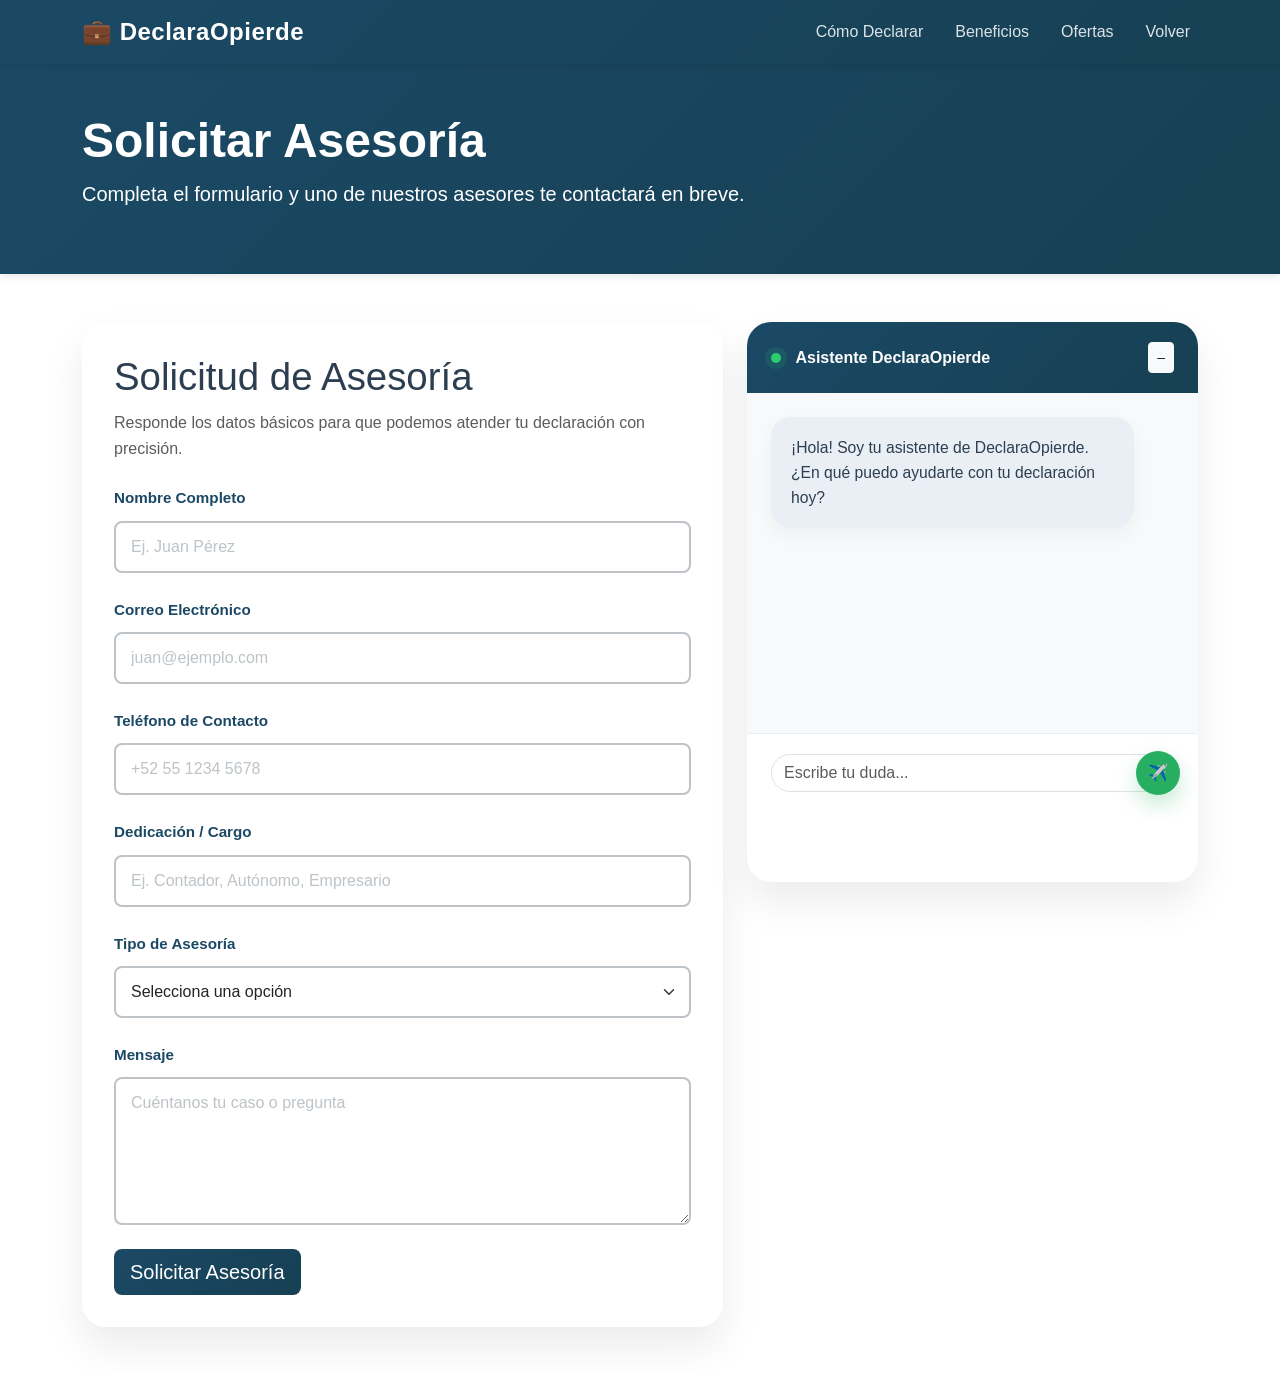
<file: html/asesoria.html>
<!DOCTYPE html>
<html lang="es">
<head>
    <meta charset="UTF-8">
    <meta name="viewport" content="width=device-width, initial-scale=1.0">
    <title>Solicitar Asesoría - DeclaraOpierde</title>
    <link href="../bootstrap/bootstrap.min.css" rel="stylesheet">
    <link rel="stylesheet" href="../css/styles.css">
    <link rel="stylesheet" href="../css/declarar.css">
    <style>
        .help-card {
            min-height: 560px;
            border-radius: 24px;
            box-shadow: 0 20px 40px rgba(0, 0, 0, 0.08);
            overflow: hidden;
            background: white;
        }
        .help-card .chat-header {
            background: linear-gradient(135deg, #1b4965 0%, #164053 100%);
            color: white;
            padding: 20px 24px;
        }
        .help-card .chat-header .status {
            width: 10px;
            height: 10px;
            background: #2ecc71;
            border-radius: 50%;
            display: inline-block;
            margin-right: 10px;
            box-shadow: 0 0 0 6px rgba(46, 204, 113, 0.12);
        }
        .chat-body {
            padding: 24px;
            background: #f7f9fb;
            min-height: 340px;
        }
        .chat-message {
            max-width: 90%;
            background: #e9eff5;
            border-radius: 20px;
            padding: 18px 20px;
            color: #2c3e50;
            font-size: 0.98rem;
            line-height: 1.6;
            box-shadow: 0 8px 20px rgba(0,0,0,0.04);
        }
        .chat-footer {
            padding: 20px 24px;
            border-top: 1px solid #e9eff5;
            background: #ffffff;
        }
        .chat-input {
            border-radius: 999px;
            padding-right: 65px;
        }
        .chat-send {
            position: absolute;
            right: 18px;
            top: 50%;
            transform: translateY(-50%);
            width: 44px;
            height: 44px;
            border-radius: 50%;
            border: none;
            background: #27ae60;
            color: white;
            box-shadow: 0 10px 20px rgba(39, 174, 96, 0.25);
        }
        .form-card {
            border-radius: 24px;
            box-shadow: 0 20px 40px rgba(0,0,0,0.08);
            padding: 32px;
            background: white;
        }
        .form-card h1 {
            font-size: 2.4rem;
            margin-bottom: 10px;
        }
        .form-card .form-label {
            font-weight: 700;
            color: #1b4965;
        }
        .checkbox-grid {
            display: grid;
            grid-template-columns: repeat(2, minmax(0, 1fr));
            gap: 12px;
        }
        @media (max-width: 992px) {
            .checkbox-grid {
                grid-template-columns: 1fr;
            }
        }
    </style>
</head>
<body>
    <nav class="navbar navbar-expand-lg navbar-dark bg-primary-custom sticky-top">
        <div class="container">
            <a class="navbar-brand fw-bold" href="../index.html">💼 DeclaraOpierde</a>
            <button class="navbar-toggler" type="button" data-bs-toggle="collapse" data-bs-target="#navbarNav">
                <span class="navbar-toggler-icon"></span>
            </button>
            <div class="collapse navbar-collapse" id="navbarNav">
                <ul class="navbar-nav ms-auto">
                    <li class="nav-item"><a class="nav-link" href="../index.html#como-declarar">Cómo Declarar</a></li>
                    <li class="nav-item"><a class="nav-link" href="../index.html#beneficios">Beneficios</a></li>
                    <li class="nav-item"><a class="nav-link" href="../index.html#ofertas">Ofertas</a></li>
                    <li class="nav-item"><a class="nav-link" href="../index.html">Volver</a></li>
                </ul>
            </div>
        </div>
    </nav>

    <section class="page-header bg-primary-custom text-white py-5">
        <div class="container">
            <h1 class="display-5 fw-bold mb-2">Solicitar Asesoría</h1>
            <p class="lead">Completa el formulario y uno de nuestros asesores te contactará en breve.</p>
        </div>
    </section>

    <main class="container py-5">
        <div class="row g-4">
            <div class="col-lg-7">
                <div class="form-card">
                    <h1>Solicitud de Asesoría</h1>
                    <p class="text-muted mb-4">Responde los datos básicos para que podemos atender tu declaración con precisión.</p>
                    <form>
                        <div class="mb-4">
                            <label for="full-name" class="form-label">Nombre Completo</label>
                            <input type="text" id="full-name" class="form-control form-input" placeholder="Ej. Juan Pérez">
                        </div>
                        <div class="mb-4">
                            <label for="email" class="form-label">Correo Electrónico</label>
                            <input type="email" id="email" class="form-control form-input" placeholder="juan@ejemplo.com">
                        </div>
                        <div class="mb-4">
                            <label for="phone" class="form-label">Teléfono de Contacto</label>
                            <input type="tel" id="phone" class="form-control form-input" placeholder="+52 55 1234 5678">
                        </div>
                        <div class="mb-4">
                            <label for="role" class="form-label">Dedicación / Cargo</label>
                            <input type="text" id="role" class="form-control form-input" placeholder="Ej. Contador, Autónomo, Empresario">
                        </div>
                        <div class="mb-4">
                            <label for="service-type" class="form-label">Tipo de Asesoría</label>
                            <select id="service-type" class="form-select form-input">
                                <option value="">Selecciona una opción</option>
                                <option value="declaracion-personal">Declaración Personal</option>
                                <option value="declaracion-empresarial">Declaración Empresarial</option>
                                <option value="gastos-deducibles">Gastos Deducibles</option>
                                <option value="retenciones">Retenciones y Comprobantes</option>
                                <option value="otro">Otro</option>
                            </select>
                        </div>
                        <div class="mb-4">
                            <label for="message" class="form-label">Mensaje</label>
                            <textarea id="message" class="form-control form-input" rows="5" placeholder="Cuéntanos tu caso o pregunta"></textarea>
                        </div>
                        <button type="submit" class="btn btn-primary-custom btn-lg">Solicitar Asesoría</button>
                    </form>
                </div>
            </div>
            <div class="col-lg-5">
                <div class="help-card">
                    <div class="chat-header d-flex align-items-center justify-content-between">
                        <div>
                            <span class="status"></span>
                            <strong>Asistente DeclaraOpierde</strong>
                        </div>
                        <button class="btn btn-sm btn-light text-dark">–</button>
                    </div>
                    <div class="chat-body d-flex align-items-start">
                        <div class="chat-message">
                            ¡Hola! Soy tu asistente de DeclaraOpierde. ¿En qué puedo ayudarte con tu declaración hoy?
                        </div>
                    </div>
                    <div class="chat-footer position-relative">
                        <input type="text" class="form-control chat-input" placeholder="Escribe tu duda...">
                        <button class="chat-send" type="button">✈️</button>
                    </div>
                </div>
            </div>
        </div>
    </main>

    <script src="../bootstrap/bootstrap.bundle.min.js"></script>
</body>
</html>
</file>
<file: css/styles.css>
/* ===========================
   VARIABLES Y COLORES CONTABLES
   =========================== */
:root {
    --primary-color: #1b4965;      /* Azul oscuro profesional */
    --secondary-color: #27ae60;    /* Verde contable */
    --accent-color: #f39c12;       /* Dorado/Naranja acento */
    --light-bg: #ecf0f1;           /* Gris claro */
    --dark-bg: #2c3e50;            /* Gris oscuro */
    --white: #ffffff;
    --text-dark: #2c3e50;
    --text-muted: #7f8c8d;
    --border-color: #bdc3c7;
}

/* ===========================
   ESTILOS GENERALES
   =========================== */
* {
    margin: 0;
    padding: 0;
    box-sizing: border-box;
}

body {
    font-family: 'Segoe UI', Tahoma, Geneva, Verdana, sans-serif;
    color: var(--text-dark);
    line-height: 1.6;
}

html {
    scroll-behavior: smooth;
}

/* ===========================
   NAVBAR
   =========================== */
.bg-primary-custom {
    background: linear-gradient(135deg, var(--primary-color) 0%, #164053 100%);
    box-shadow: 0 2px 8px rgba(0, 0, 0, 0.1);
}

.navbar-brand {
    font-size: 1.5rem;
    letter-spacing: 0.5px;
    color: var(--white) !important;
}

.navbar-dark .navbar-nav .nav-link {
    color: rgba(255, 255, 255, 0.85) !important;
    transition: color 0.3s ease;
    margin-left: 1rem;
}

.navbar-dark .navbar-nav .nav-link:hover {
    color: var(--secondary-color) !important;
    font-weight: 500;
}

/* ===========================
   HERO SECTION
   =========================== */
.hero-section {
    background: linear-gradient(135deg, var(--primary-color) 0%, #164053 50%, var(--dark-bg) 100%);
    min-height: 600px;
    position: relative;
    overflow: hidden;
}

.hero-section::before {
    content: '';
    position: absolute;
    top: 0;
    right: 0;
    width: 400px;
    height: 400px;
    background: rgba(39, 174, 96, 0.1);
    border-radius: 50%;
    animation: float 6s ease-in-out infinite;
}

@keyframes float {
    0%, 100% { transform: translateY(0px); }
    50% { transform: translateY(-30px); }
}

.hero-section h1 {
    font-size: 3rem;
    font-weight: 700;
    text-shadow: 2px 2px 4px rgba(0, 0, 0, 0.2);
    animation: fadeInUp 0.8s ease;
}

.hero-section .lead {
    font-size: 1.3rem;
    text-shadow: 1px 1px 2px rgba(0, 0, 0, 0.2);
}

@keyframes fadeInUp {
    from {
        opacity: 0;
        transform: translateY(30px);
    }
    to {
        opacity: 1;
        transform: translateY(0);
    }
}

.btn-custom {
    padding: 12px 40px;
    font-weight: 600;
    border-radius: 50px;
    transition: all 0.3s ease;
    background-color: var(--secondary-color);
    border: none;
}

.btn-custom:hover {
    transform: translateY(-3px);
    box-shadow: 0 8px 20px rgba(39, 174, 96, 0.3);
    background-color: #1f8e4d;
}

/* ===========================
   SECCIÓN CÓMO DECLARAR
   =========================== */
#como-declarar h2,
#beneficios h2,
#ofertas h2,
#faq h2 {
    color: var(--primary-color);
    font-weight: 700;
    position: relative;
    padding-bottom: 20px;
}

#como-declarar h2::after,
#beneficios h2::after,
#ofertas h2::after,
#faq h2::after {
    content: '';
    position: absolute;
    bottom: 0;
    left: 50%;
    transform: translateX(-50%);
    width: 60px;
    height: 4px;
    background: linear-gradient(90deg, var(--secondary-color), var(--accent-color));
    border-radius: 2px;
}

.card-custom {
    border-top: 5px solid var(--secondary-color);
    transition: all 0.3s ease;
    cursor: pointer;
}

.card-custom:hover {
    transform: translateY(-8px);
    box-shadow: 0 12px 30px rgba(0, 0, 0, 0.15);
    border-top-color: var(--accent-color);
}

.step-number {
    width: 60px;
    height: 60px;
    background: linear-gradient(135deg, var(--primary-color), var(--secondary-color));
    color: white;
    border-radius: 50%;
    display: flex;
    align-items: center;
    justify-content: center;
    font-size: 1.8rem;
    font-weight: 700;
    margin: 0 auto;
    box-shadow: 0 4px 15px rgba(27, 73, 101, 0.2);
}

/* ===========================
   SECCIÓN BENEFICIOS
   =========================== */
.list-benefits {
    list-style: none;
}

.list-benefits li {
    display: flex;
    align-items: flex-start;
    padding: 12px 0;
    border-bottom: 1px solid var(--light-bg);
}

.badge-check {
    color: var(--secondary-color);
    font-weight: 700;
    font-size: 1.3rem;
    margin-right: 15px;
    flex-shrink: 0;
}

.benefit-box {
    background: linear-gradient(135deg, rgba(39, 174, 96, 0.1) 0%, rgba(243, 156, 18, 0.05) 100%);
    padding: 40px;
    border-radius: 15px;
    border-left: 5px solid var(--secondary-color);
    text-align: center;
}

.benefit-icon {
    font-size: 4rem;
    margin-bottom: 20px;
}

/* ===========================
   SECCIÓN OFERTAS
   =========================== */
.bg-success-light {
    background-color: rgba(39, 174, 96, 0.05);
}

.offer-card {
    background: white;
    border-radius: 12px;
    padding: 25px;
    position: relative;
    box-shadow: 0 4px 12px rgba(0, 0, 0, 0.1);
    transition: all 0.3s ease;
    height: 100%;
    border: 2px solid transparent;
}

.offer-card:hover {
    border-color: var(--secondary-color);
    transform: translateY(-6px);
    box-shadow: 0 8px 25px rgba(39, 174, 96, 0.2);
}

.offer-badge {
    position: absolute;
    top: -12px;
    right: 20px;
    background: linear-gradient(135deg, var(--secondary-color), var(--accent-color));
    color: white;
    padding: 8px 16px;
    border-radius: 20px;
    font-weight: 700;
    font-size: 0.85rem;
    box-shadow: 0 4px 10px rgba(39, 174, 96, 0.3);
}

.offer-price {
    display: flex;
    align-items: center;
    gap: 10px;
    margin: 15px 0;
}

.offer-price .original {
    text-decoration: line-through;
    color: var(--text-muted);
    font-size: 0.95rem;
}

.offer-price .actual {
    font-size: 1.5rem;
    font-weight: 700;
    color: var(--secondary-color);
}

.btn-success {
    background-color: var(--secondary-color);
    border: none;
}

.btn-success:hover {
    background-color: #1f8e4d;
    transform: scale(1.02);
}

/* ===========================
   SECCIÓN FAQ
   =========================== */
.accordion-item {
    background: white;
    border: 1px solid rgba(27, 73, 101, 0.1) !important;
    border-radius: 8px;
}

.bg-accordion {
    background-color: rgba(27, 73, 101, 0.05) !important;
    color: var(--primary-color);
    font-weight: 600;
}

.accordion-button:not(.collapsed) {
    background-color: rgba(27, 73, 101, 0.1);
    color: var(--primary-color);
    box-shadow: none;
}

.accordion-button:focus {
    border-color: var(--secondary-color);
    box-shadow: 0 0 0 0.25rem rgba(39, 174, 96, 0.25);
}

.accordion-body {
    padding: 20px;
    color: var(--text-muted);
    line-height: 1.8;
}

/* ===========================
   CTA SECTION
   =========================== */
.cta-section {
    background: linear-gradient(135deg, var(--primary-color) 0%, var(--dark-bg) 100%);
}

.cta-section h2 {
    font-size: 2.5rem;
    font-weight: 700;
}

/* ===========================
   FOOTER
   =========================== */
footer {
    background: linear-gradient(135deg, var(--dark-bg) 0%, #1a2332 100%);
    border-top: 3px solid var(--secondary-color);
    color: white;
}

footer h6,
footer .text-white,
footer p,
footer label,
footer span,
footer small {
    color: white !important;
}

footer a {
    color: #ffffff !important;
    transition: color 0.3s ease;
}

footer a:hover {
    color: var(--secondary-color) !important;
}

.footer-contact-card {
    background: rgba(255, 255, 255, 0.08);
    border: 1px solid rgba(255, 255, 255, 0.12);
    border-radius: 18px;
    padding: 25px;
}

.footer-contact-card .card-body {
    padding: 0;
}

.footer-contact-card h5 {
    color: white;
    margin-bottom: 0.75rem;
}

.footer-contact-card p {
    color: rgba(255, 255, 255, 0.8);
}

.footer-contact-card .btn {
    min-width: 150px;
    border-radius: 50px;
    font-weight: 600;
}

.footer-contact-card .btn-success,
.footer-contact-card .btn-info {
    color: white;
}

.footer-contact-card .btn-success {
    background: var(--secondary-color);
    border-color: var(--secondary-color);
}

.footer-contact-card .btn-info {
    background: #3498db;
    border-color: #3498db;
}

.footer-contact-card .btn:hover {
    opacity: 0.95;
}

/* ===========================
   RESPONSIVE
   =========================== */
@media (max-width: 768px) {
    .hero-section h1 {
        font-size: 2rem;
    }

    .hero-section .lead {
        font-size: 1rem;
    }

    #como-declarar h2,
    #beneficios h2,
    #ofertas h2,
    #faq h2 {
        font-size: 1.8rem;
    }

    .cta-section h2 {
        font-size: 1.8rem;
    }

    .navbar-dark .navbar-nav .nav-link {
        margin-left: 0;
        padding: 10px 0;
    }
}

@media (max-width: 576px) {
    .hero-section {
        min-height: 400px;
    }

    .hero-section h1 {
        font-size: 1.5rem;
    }

    .btn-custom {
        padding: 10px 30px;
        font-size: 0.95rem;
    }
}

/* ===========================
   UTILIDADES
   =========================== */
.text-primary-custom {
    color: var(--primary-color);
}

.text-secondary-custom {
    color: var(--secondary-color);
}

section {
    scroll-margin-top: 80px;
}

/* Animación suave al cargar */
@keyframes fadeIn {
    from {
        opacity: 0;
    }
    to {
        opacity: 1;
    }
}

body {
    animation: fadeIn 0.5s ease;
}

.footer-premium {
    background-color: var(--primary-color);
    color: var(--light-bg);
    padding: 4rem 0 2rem 0;
    font-family: system-ui, -apple-system, sans-serif;
}

.title-security {
    color: var(--accent-color);
    font-weight: 700;
}

.title-support {
    color: var(--secondary-color);
    font-weight: 700;
}

.text-sm {
    font-size: 0.875rem;
    line-height: 1.6;
}

/* Tarjeta SOS Adaptada a diseño claro */
.card-sos {
    background-color: var(--primary-color);
    color: var(--text-dark);
    border: 1px solid var(--border-color);
    border-radius: 1rem;
    padding: 2rem;
    box-shadow: 0 4px 20px rgba(0,0,0,0.1);
}

.card-sos .text-sm {
    color: var(--text-muted); /* Sobrescribe el color para texto secundario dentro de la tarjeta */
}

.sos-icon-danger {
    color: var(--accent-color);
    font-size: 1.5rem;
}

.sos-title-text {
    color: white;
    font-weight: 700;
    font-size: 1.25rem;
    margin: 0;
}

/* Botones con la nueva paleta */
.btn-purple {
    background-color: var(--secondary-color); /* Aplica el Verde Contable */
    color: var(--white);
    font-weight: 600;
    border: none;
    border-radius: 0.5rem;
    padding: 0.6rem 1.2rem;
    transition: opacity 0.2s ease;
}

.btn-purple:hover {
    background-color: var(--secondary-color);
    color: var(--white);
    opacity: 0.85;
}

.btn-cyan {
    background-color: var(--accent-color); /* Aplica el Dorado/Naranja */
    color: var(--white);
    font-weight: 600;
    border: none;
    border-radius: 0.5rem;
    padding: 0.6rem 1.2rem;
    transition: opacity 0.2s ease;
}

.btn-cyan:hover {
    background-color: var(--accent-color);
    color: var(--white);
    opacity: 0.85;
}

.footer-divider {
    border-color: var(--border-color);
    opacity: 0.3;
    margin: 3rem 0 1.5rem 0;
}

.copyright {
    color: var(--light-bg);
    font-size: 0.8rem;
}
</file>
<file: css/declarar.css>
/* ===========================
   ESTILOS PÁGINA DE DECLARACIÓN
   =========================== */

/* SIDEBAR STYLES */
.sidebar-card {
    background: white;
    border-radius: 12px;
    padding: 25px;
    box-shadow: 0 4px 12px rgba(0, 0, 0, 0.1);
    margin-bottom: 20px;
    border-left: 5px solid var(--secondary-color);
}

.sidebar-header {
    border-bottom: 2px solid var(--light-bg);
    padding-bottom: 15px;
    margin-bottom: 20px;
}

/* PROGRESS STEPS */
.progress-steps {
    display: flex;
    flex-direction: column;
    gap: 15px;
}

.progress-step {
    display: flex;
    align-items: center;
    gap: 15px;
    position: relative;
    padding-left: 25px;
    cursor: pointer;
    transition: all 0.3s ease;
}

.progress-step.active .step-circle {
    background: linear-gradient(135deg, var(--secondary-color), var(--accent-color));
    color: white;
    font-weight: 700;
    box-shadow: 0 4px 12px rgba(39, 174, 96, 0.3);
}

.progress-step.active .step-label {
    color: var(--primary-color);
    font-weight: 600;
}

.step-circle {
    width: 45px;
    height: 45px;
    background: var(--light-bg);
    border: 2px solid var(--border-color);
    border-radius: 50%;
    display: flex;
    align-items: center;
    justify-content: center;
    font-weight: 600;
    color: var(--text-muted);
    flex-shrink: 0;
    transition: all 0.3s ease;
}

.step-label {
    font-size: 0.9rem;
    color: var(--text-muted);
    transition: all 0.3s ease;
}

.progress-line {
    height: 20px;
    border-left: 2px solid var(--border-color);
    margin-left: 22px;
    transition: all 0.3s ease;
}

.progress-line.active {
    border-left-color: var(--secondary-color);
}

/* INFO BOX */
.info-box {
    background: linear-gradient(135deg, rgba(39, 174, 96, 0.05) 0%, rgba(243, 156, 18, 0.02) 100%);
}

.info-list {
    list-style: none;
    padding: 0;
}

.info-list li {
    padding: 10px 0;
    color: var(--text-muted);
    font-size: 0.9rem;
    display: flex;
    align-items: center;
    gap: 10px;
}

.info-list li::before {
    content: '';
    width: 4px;
    height: 4px;
    background: var(--secondary-color);
    border-radius: 50%;
}

/* SUPPORT BOX */
.support-box {
    background: linear-gradient(135deg, var(--primary-color) 0%, #164053 100%);
    color: white;
    border-left-color: var(--accent-color);
}

.support-box .sidebar-header {
    border-bottom-color: rgba(255, 255, 255, 0.2);
}

.support-box .sidebar-header h5 {
    color: white !important;
}

.support-box .text-muted {
    color: rgba(255, 255, 255, 0.8);
}

/* DOCUMENTS BOX */
.documents-checklist {
    display: flex;
    flex-direction: column;
    gap: 12px;
}

.doc-item {
    display: flex;
    align-items: center;
    gap: 10px;
    padding: 10px;
    background: var(--light-bg);
    border-radius: 8px;
    transition: all 0.3s ease;
}

.doc-item:hover {
    background: rgba(39, 174, 96, 0.1);
}

.form-check-input {
    border-color: var(--border-color);
    width: 20px;
    height: 20px;
    flex-shrink: 0;
}

.form-check-input:checked {
    background-color: var(--secondary-color);
    border-color: var(--secondary-color);
}

/* FORM CONTAINER */
.form-container {
    background: white;
    border-radius: 15px;
    box-shadow: 0 4px 20px rgba(0, 0, 0, 0.1);
    overflow: hidden;
}

.form-step {
    display: none;
    padding: 50px;
    animation: fadeIn 0.5s ease;
}

.form-step.active {
    display: block;
}

@keyframes fadeIn {
    from {
        opacity: 0;
        transform: translateY(10px);
    }
    to {
        opacity: 1;
        transform: translateY(0);
    }
}

.step-header {
    margin-bottom: 40px;
    padding-bottom: 30px;
    border-bottom: 2px solid var(--light-bg);
}

.step-header h3 {
    font-size: 1.8rem;
    margin-bottom: 10px;
}

.step-header p {
    font-size: 1rem;
    color: var(--text-muted);
}

/* FORM INPUTS */
.form-input {
    border: 2px solid var(--border-color);
    border-radius: 8px;
    padding: 12px 15px;
    font-size: 1rem;
    transition: all 0.3s ease;
}

.form-input:focus {
    border-color: var(--secondary-color);
    box-shadow: 0 0 0 0.2rem rgba(39, 174, 96, 0.1);
    outline: none;
}

.form-input::placeholder {
    color: #bdc3c7;
}

.form-label {
    color: var(--text-dark);
    margin-bottom: 10px;
    font-size: 0.95rem;
}

.form-select {
    border: 2px solid var(--border-color);
    border-radius: 8px;
    padding: 12px 15px;
}

.form-select:focus {
    border-color: var(--secondary-color);
    box-shadow: 0 0 0 0.2rem rgba(39, 174, 96, 0.1);
}

/* SECTIONS */
.form-section {
    margin-bottom: 30px;
}

.form-section h5 {
    color: var(--primary-color);
    border-bottom: 2px solid var(--light-bg);
    padding-bottom: 15px;
}

/* UPLOAD AREA */
.document-upload {
    margin-bottom: 25px;
}

.upload-area {
    position: relative;
}

.upload-box {
    position: relative;
    border: 2px dashed var(--border-color);
    border-radius: 12px;
    padding: 40px 20px;
    text-align: center;
    transition: all 0.3s ease;
    background: rgba(39, 174, 96, 0.02);
}

.upload-box:hover {
    border-color: var(--secondary-color);
    background: rgba(39, 174, 96, 0.08);
}

.upload-box.dragover {
    border-color: var(--secondary-color);
    background: rgba(39, 174, 96, 0.15);
    box-shadow: 0 8px 20px rgba(39, 174, 96, 0.2);
}

.upload-label {
    cursor: pointer;
    display: flex;
    flex-direction: column;
    align-items: center;
    gap: 15px;
    margin: 0;
}

.upload-icon {
    font-size: 3rem;
}

.upload-text {
    display: flex;
    flex-direction: column;
    gap: 5px;
}

.upload-text strong {
    color: var(--primary-color);
    font-size: 1rem;
}

.upload-text small {
    color: var(--text-muted);
    font-size: 0.85rem;
}

.preview-files {
    margin-top: 15px;
    display: flex;
    flex-wrap: wrap;
    gap: 10px;
}

.file-preview {
    background: var(--light-bg);
    padding: 8px 12px;
    border-radius: 6px;
    font-size: 0.85rem;
    display: flex;
    align-items: center;
    gap: 8px;
    color: var(--text-muted);
}

.file-preview .remove-file {
    cursor: pointer;
    color: #e74c3c;
    font-weight: bold;
}

/* TOTALS */
.alert-info {
    background: rgba(27, 73, 101, 0.1);
    border-color: var(--primary-color);
    color: var(--primary-color);
    border-radius: 8px;
    font-weight: 600;
}

/* FORM ACTIONS */
.form-actions {
    display: flex;
    gap: 15px;
    justify-content: flex-end;
    margin-top: 40px;
    padding-top: 30px;
    border-top: 2px solid var(--light-bg);
}

.form-actions .btn {
    padding: 12px 40px;
    font-weight: 600;
    border-radius: 8px;
    transition: all 0.3s ease;
    min-width: 150px;
}

.btn-primary-custom {
    background: linear-gradient(135deg, var(--primary-color), #164053);
    color: white;
    border: none;
}

.btn-primary-custom:hover {
    transform: translateY(-2px);
    box-shadow: 0 8px 20px rgba(27, 73, 101, 0.3);
}

.btn-outline-secondary {
    border: 2px solid var(--border-color);
    color: var(--text-dark);
}

.btn-outline-secondary:hover {
    background: var(--light-bg);
}

.btn-success {
    background: linear-gradient(135deg, var(--secondary-color), #1f8e4d);
    border: none;
}

.btn-success:hover {
    transform: translateY(-2px);
    box-shadow: 0 8px 20px rgba(39, 174, 96, 0.3);
}

/* REVIEW CARD */
.review-card {
    background: rgba(39, 174, 96, 0.05);
    border: 2px solid rgba(39, 174, 96, 0.2);
    border-radius: 12px;
    padding: 25px;
}

.review-item {
    display: flex;
    justify-content: space-between;
    align-items: center;
    padding: 12px 0;
    border-bottom: 1px solid rgba(39, 174, 96, 0.1);
}

.review-item.highlight {
    background: rgba(39, 174, 96, 0.1);
    padding: 15px;
    border-radius: 8px;
    margin: 10px -15px;
    border: none;
}

.review-label {
    font-weight: 600;
    color: var(--text-dark);
}

.review-value {
    font-weight: 700;
    color: var(--primary-color);
    font-size: 1.2rem;
}

/* CHECKBOXES */
.form-check {
    padding: 15px;
    background: var(--light-bg);
    border-radius: 8px;
    margin-bottom: 15px !important;
}

.form-check-label {
    margin-bottom: 0;
    cursor: pointer;
}

.form-check-label a {
    text-decoration: underline;
}

/* RESPONSIVE */
@media (max-width: 991px) {
    .form-step {
        padding: 30px;
    }

    .step-header {
        margin-bottom: 30px;
        padding-bottom: 20px;
    }

    .form-actions {
        flex-direction: column;
    }

    .form-actions .btn {
        width: 100%;
    }
}

@media (max-width: 768px) {
    .sidebar-card {
        order: -1;
        margin-bottom: 30px;
    }

    .form-step {
        padding: 20px;
    }

    .step-header h3 {
        font-size: 1.4rem;
    }

    .upload-box {
        padding: 25px 15px;
    }

    .upload-icon {
        font-size: 2rem;
    }
}

/* INPUT GROUP STYLES */
.input-group {
    box-shadow: 0 2px 8px rgba(0, 0, 0, 0.05);
    border-radius: 8px;
    overflow: hidden;
}

.input-group .input-group-text {
    background: var(--light-bg);
    border: 2px solid var(--border-color);
    border-right: none;
    font-weight: 600;
    color: var(--primary-color);
}

.input-group .form-control {
    border: 2px solid var(--border-color);
    border-left: none;
}

.input-group .form-control:focus {
    border-color: var(--secondary-color);
    box-shadow: none;
}

.footer-premium {
    background-color: var(--primary-color);
    color: var(--light-bg);
    padding: 4rem 0 2rem 0;
    font-family: system-ui, -apple-system, sans-serif;
}

.title-security {
    color: var(--accent-color);
    font-weight: 700;
}

.title-support {
    color: var(--secondary-color);
    font-weight: 700;
}

.text-sm {
    font-size: 0.875rem;
    line-height: 1.6;
}

/* Tarjeta SOS Adaptada a diseño claro */
.card-sos {
    background-color: var(--white);
    color: var(--text-dark);
    border: 1px solid var(--border-color);
    border-radius: 1rem;
    padding: 2rem;
    box-shadow: 0 4px 20px rgba(0,0,0,0.1);
}

.card-sos .text-sm {
    color: var(--text-muted); /* Sobrescribe el color para texto secundario dentro de la tarjeta */
}

.sos-icon-danger {
    color: var(--accent-color);
    font-size: 1.5rem;
}

.sos-title-text {
    color: var(--primary-color);
    font-weight: 700;
    font-size: 1.25rem;
    margin: 0;
}

/* Botones con la nueva paleta */
.btn-purple {
    background-color: var(--secondary-color); /* Aplica el Verde Contable */
    color: var(--white);
    font-weight: 600;
    border: none;
    border-radius: 0.5rem;
    padding: 0.6rem 1.2rem;
    transition: opacity 0.2s ease;
}

.btn-purple:hover {
    background-color: var(--secondary-color);
    color: var(--white);
    opacity: 0.85;
}

.btn-cyan {
    background-color: var(--accent-color); /* Aplica el Dorado/Naranja */
    color: var(--white);
    font-weight: 600;
    border: none;
    border-radius: 0.5rem;
    padding: 0.6rem 1.2rem;
    transition: opacity 0.2s ease;
}

.btn-cyan:hover {
    background-color: var(--accent-color);
    color: var(--white);
    opacity: 0.85;
}

.footer-divider {
    border-color: var(--border-color);
    opacity: 0.3;
    margin: 3rem 0 1.5rem 0;
}

.copyright {
    color: var(--light-bg);
    font-size: 0.8rem;
}


/* Tarjeta SOS Adaptada a diseño claro */
.card-sos {
    background-color: var(--primary-color);
    color: var(--text-dark);
    border: 1px solid var(--border-color);
    border-radius: 1rem;
    padding: 2rem;
    box-shadow: 0 4px 20px rgba(0,0,0,0.1);
}

.card-sos .text-sm {
    color: var(--text-muted); /* Sobrescribe el color para texto secundario dentro de la tarjeta */
}

.sos-icon-danger {
    color: var(--accent-color);
    font-size: 1.5rem;
}

.sos-title-text {
    color: white;
    font-weight: 700;
    font-size: 1.25rem;
    margin: 0;
}

/* Botones con la nueva paleta */
.btn-purple {
    background-color: var(--secondary-color); /* Aplica el Verde Contable */
    color: var(--white);
    font-weight: 600;
    border: none;
    border-radius: 0.5rem;
    padding: 0.6rem 1.2rem;
    transition: opacity 0.2s ease;
}

.btn-purple:hover {
    background-color: var(--secondary-color);
    color: var(--white);
    opacity: 0.85;
}

.btn-cyan {
    background-color: var(--accent-color); /* Aplica el Dorado/Naranja */
    color: var(--white);
    font-weight: 600;
    border: none;
    border-radius: 0.5rem;
    padding: 0.6rem 1.2rem;
    transition: opacity 0.2s ease;
}

.btn-cyan:hover {
    background-color: var(--accent-color);
    color: var(--white);
    opacity: 0.85;
}

.footer-divider {
    border-color: var(--border-color);
    opacity: 0.3;
    margin: 3rem 0 1.5rem 0;
}

.copyright {
    color: var(--light-bg);
    font-size: 0.8rem;
}
</file>
